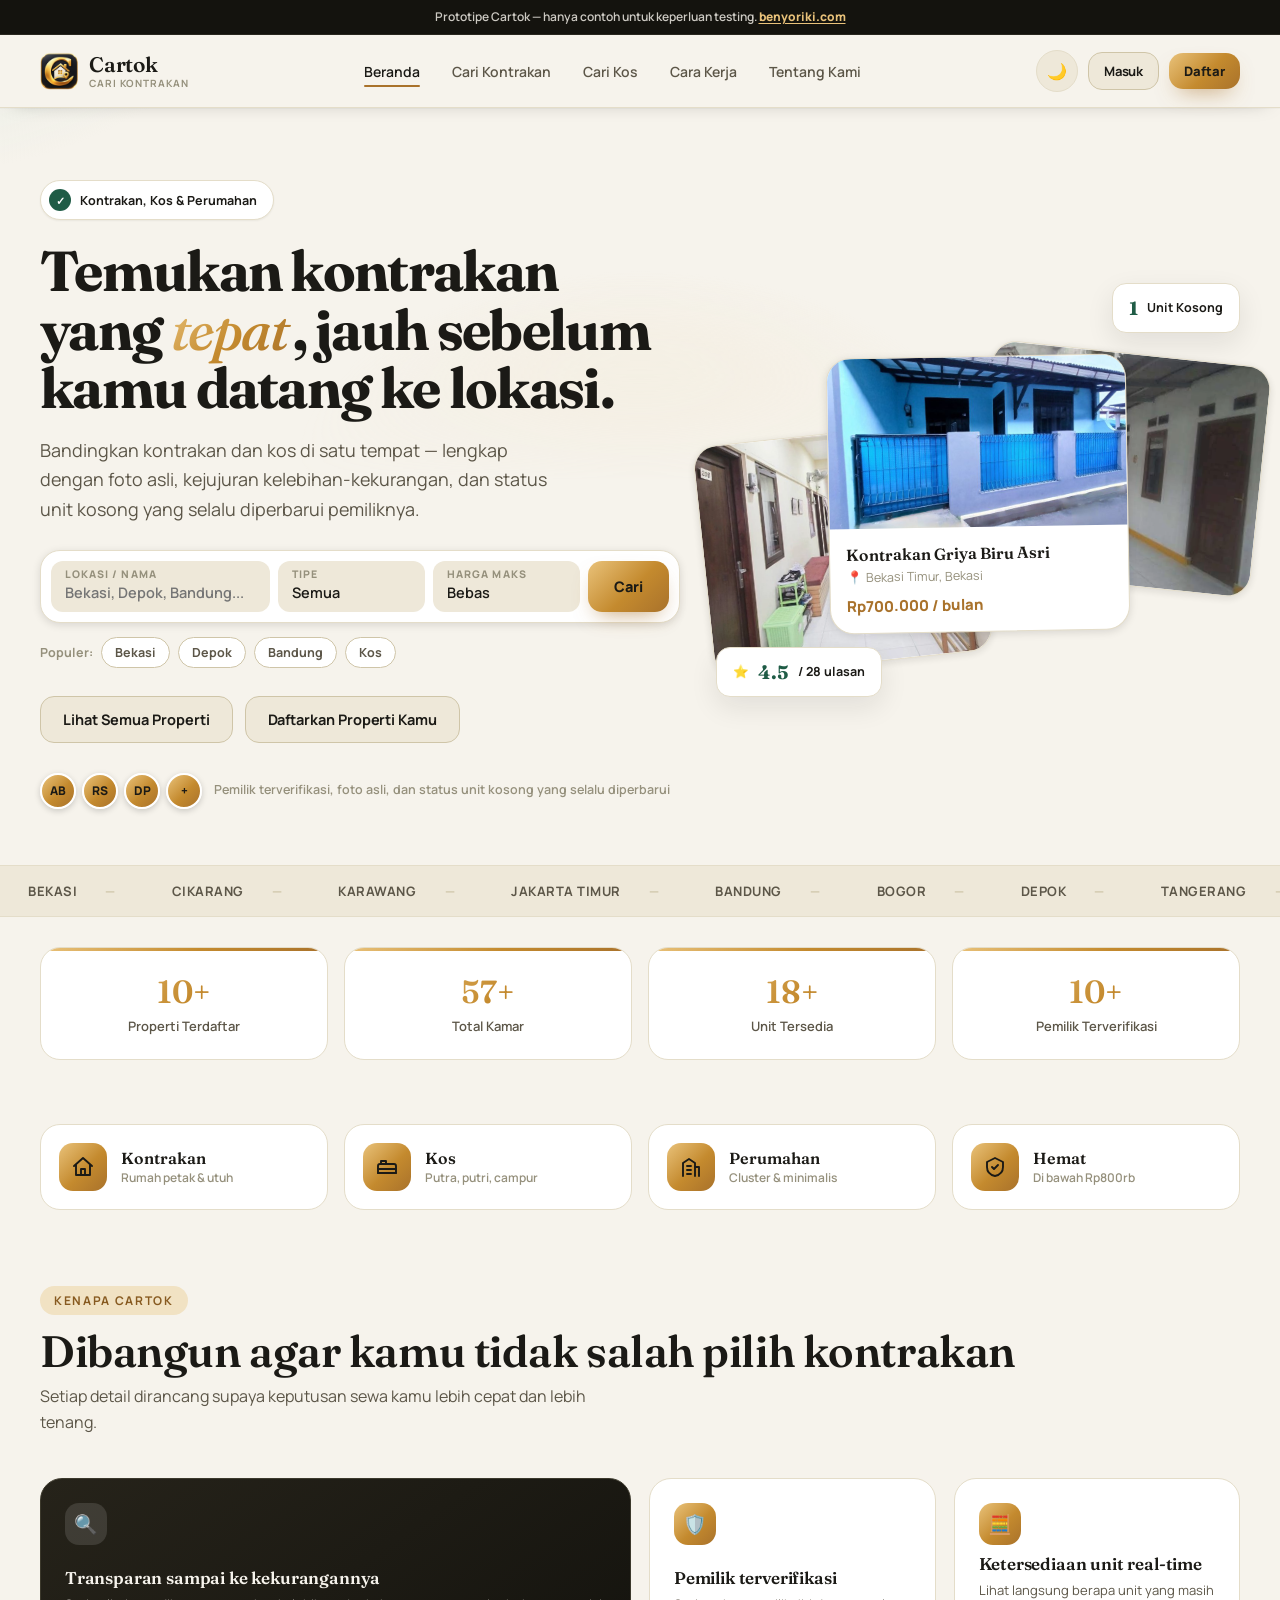
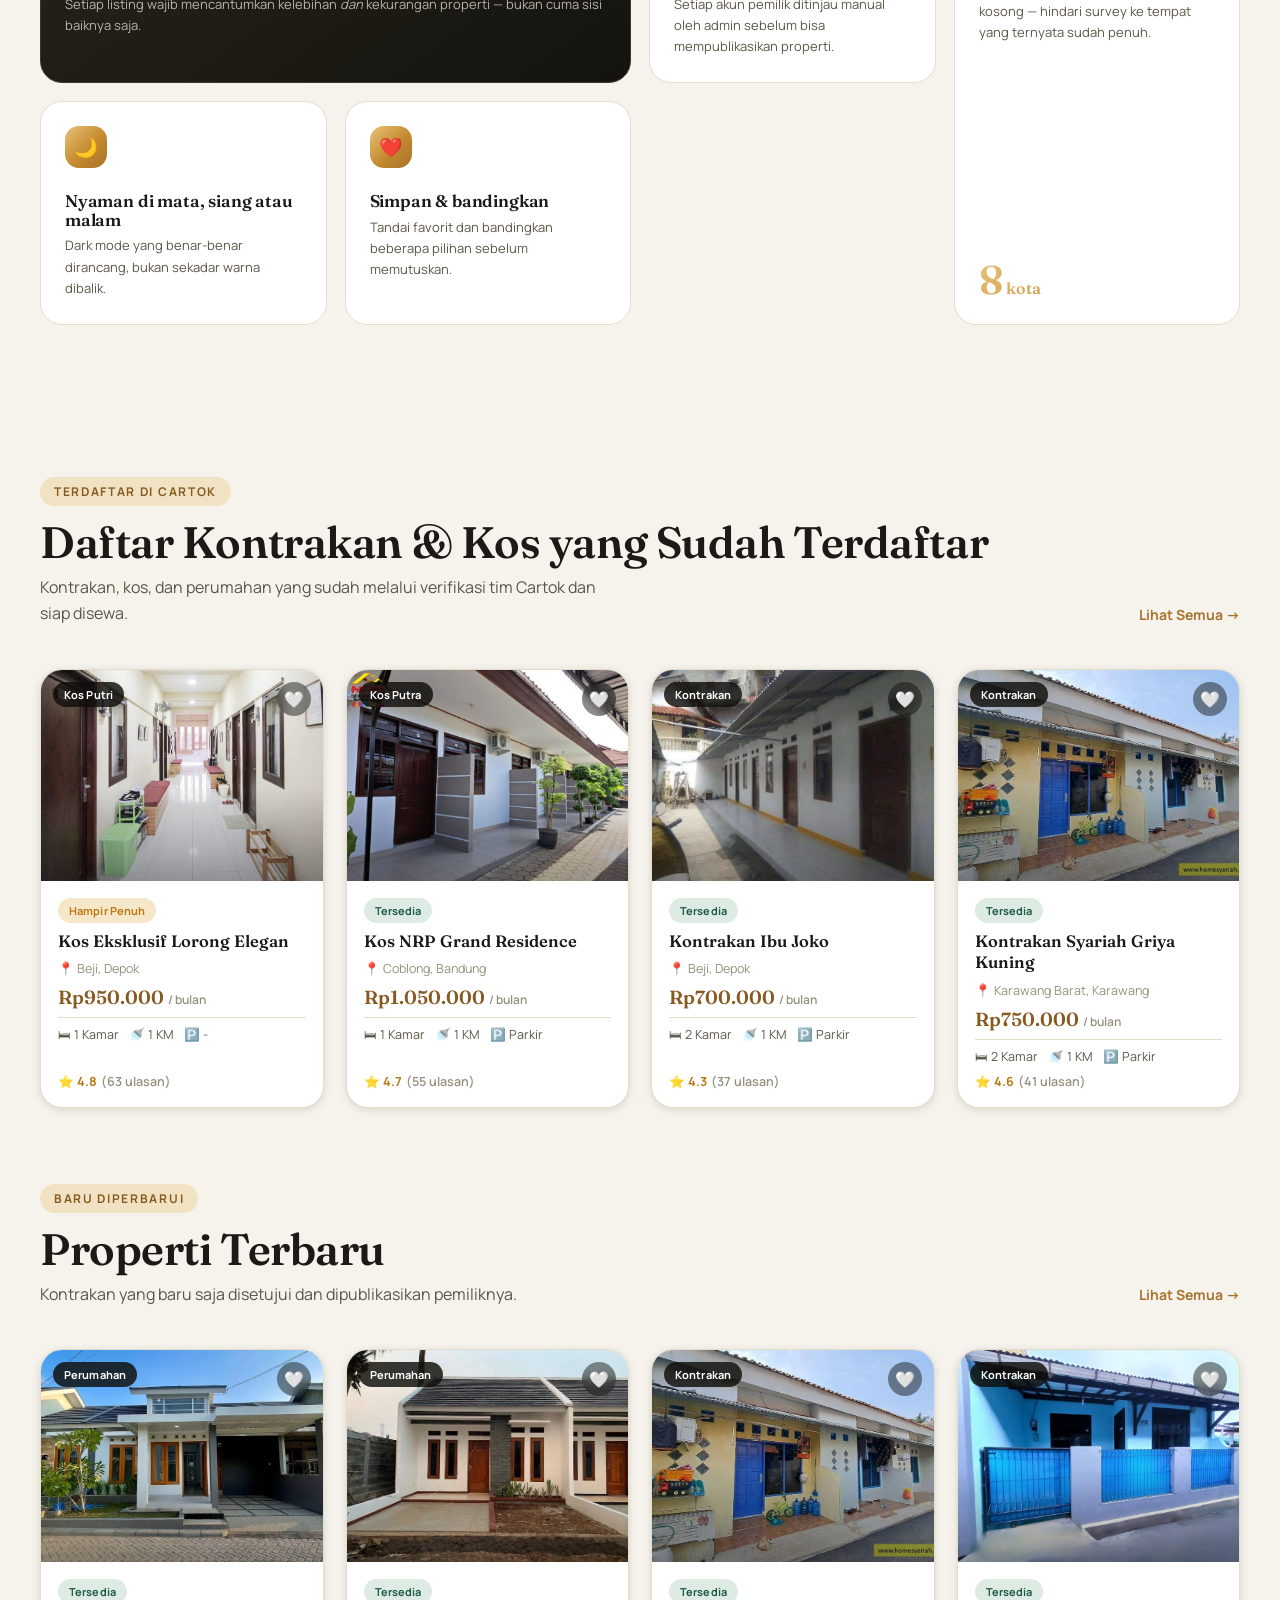
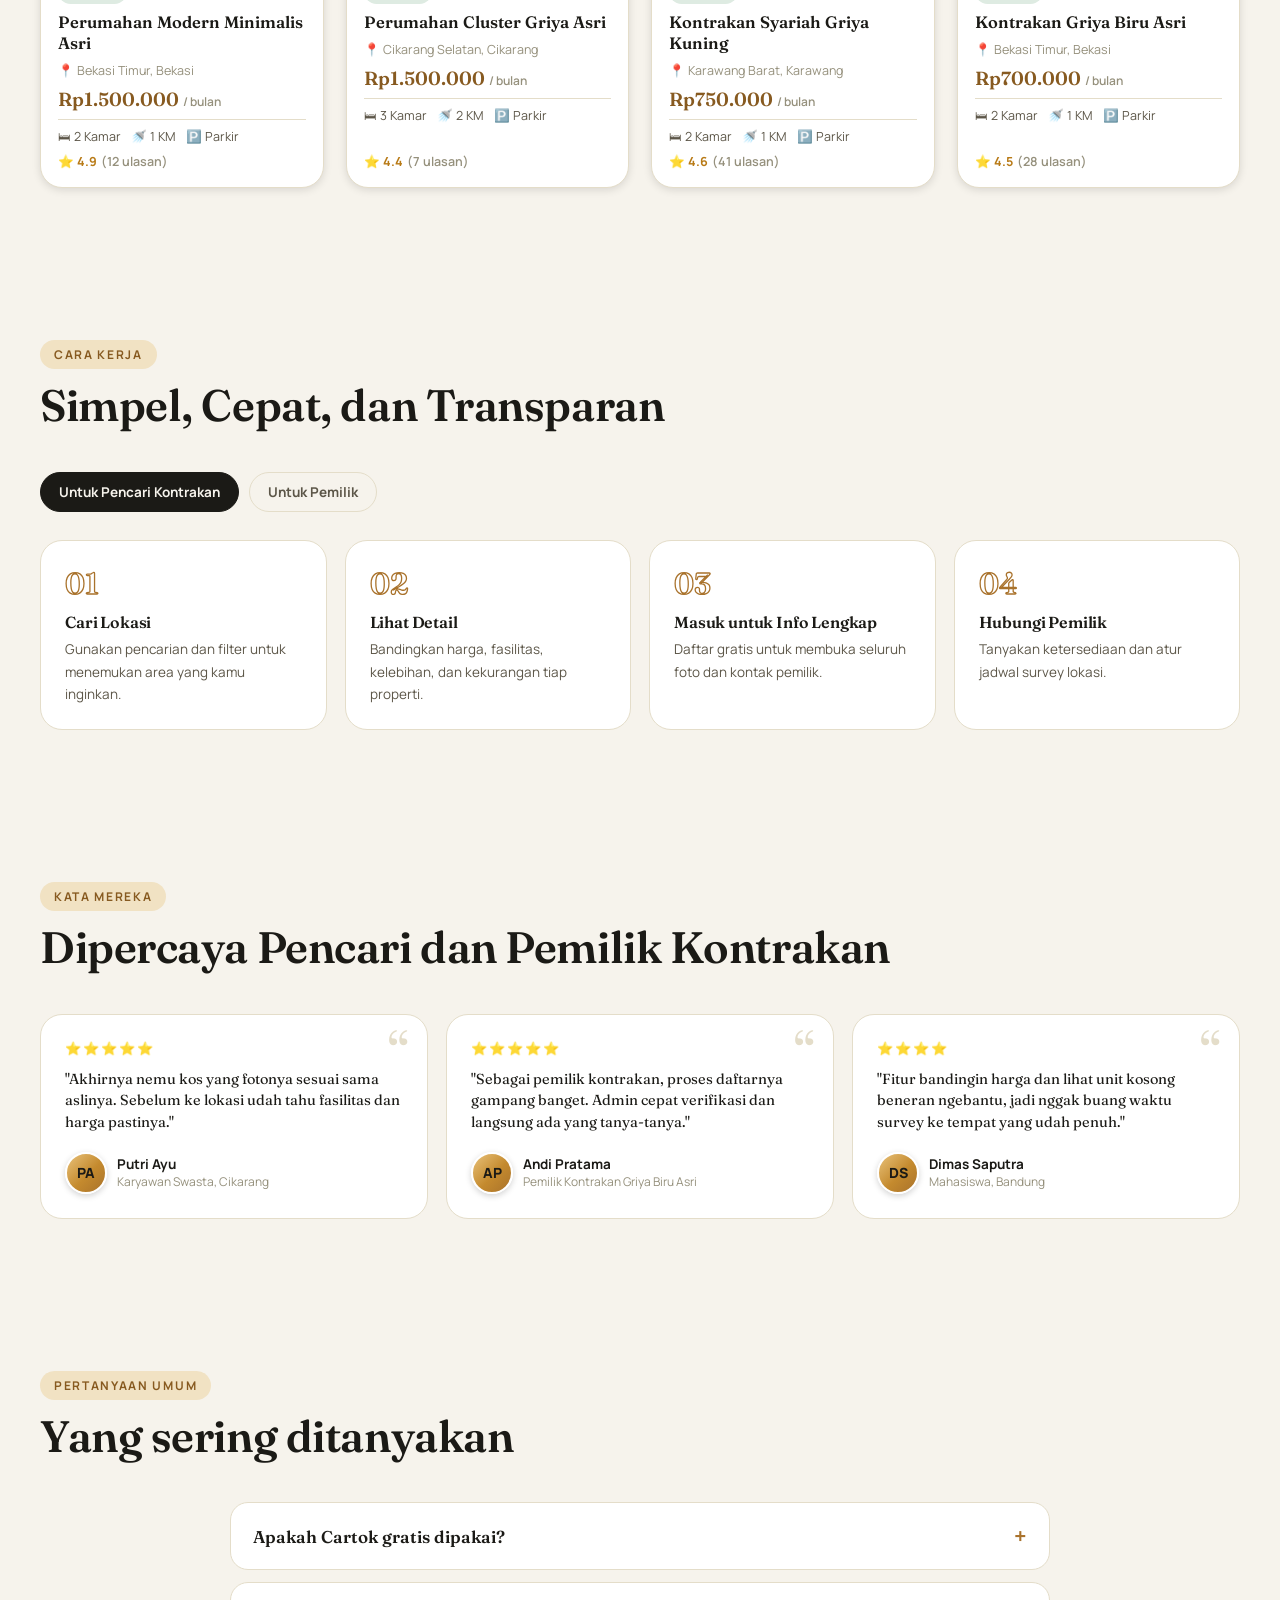
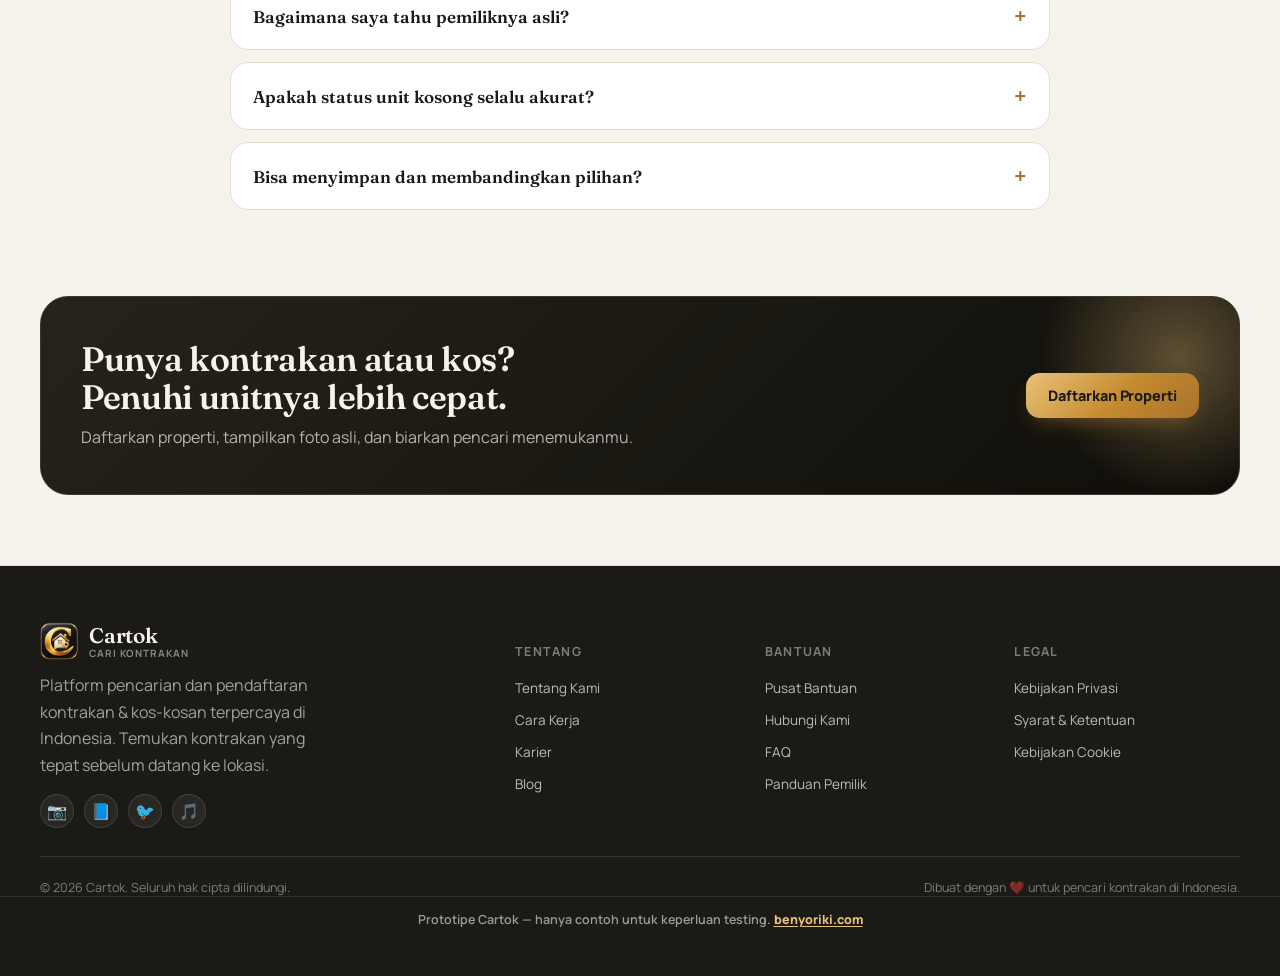
<file: index.html>
<!DOCTYPE html>
<html lang="id">
<head>
<meta charset="UTF-8">
<meta name="viewport" content="width=device-width, initial-scale=1.0">
<title>Cartok — Cari Kontrakan &amp; Kos Jadi Lebih Mudah</title>
<meta name="description" content="Harga transparan, foto asli, fasilitas lengkap &amp; pemilik terverifikasi — tanpa perantara. Temukan hunian impianmu sekarang!">
<meta property="og:title" content="Cartok — Cari Kontrakan &amp; Kos Jadi Lebih Mudah">
<meta property="og:description" content="Harga transparan, foto asli, fasilitas lengkap &amp; pemilik terverifikasi — tanpa perantara. Temukan hunian impianmu sekarang!">
<link rel="icon" type="image/png" sizes="32x32" href="img/icon-32.png">
<link rel="apple-touch-icon" href="img/icon-192.png">

  <meta property="og:type" content="website">
<meta property="og:url" content="https://benyoriki.github.io/Kontrakan/">
<meta property="og:image" content="https://benyoriki.github.io/Kontrakan/preview-og.jpg?v=2">
<meta property="og:image:width" content="1200">
<meta property="og:image:height" content="630">
<meta property="og:site_name" content="Cartok">
<meta property="og:locale" content="id_ID">
<meta property="og:image:type" content="image/jpeg">
<meta property="og:image:alt" content="Cartok — Cari kontrakan jadi lebih mudah. Harga transparan, fasilitas lengkap, lokasi strategis.">
<meta name="twitter:card" content="summary_large_image">
<meta name="twitter:title" content="Cartok — Cari Kontrakan &amp; Kos Jadi Lebih Mudah">
<meta name="twitter:description" content="Harga transparan, foto asli, fasilitas lengkap &amp; pemilik terverifikasi — tanpa perantara. Temukan hunian impianmu sekarang!">
<meta name="twitter:image" content="https://benyoriki.github.io/Kontrakan/preview-og.jpg?v=2">


<!-- PWA Manifest & Icons -->
<link rel="manifest" href="manifest.json">
<link rel="icon" type="image/png" sizes="192x192" href="icon-192.png">
<link rel="icon" type="image/png" sizes="512x512" href="icon-512.png">
<meta name="theme-color" content="#111110">

<!-- iOS Safari (Add to Home Screen) -->
<link rel="apple-touch-icon" sizes="180x180" href="apple-touch-icon.png">
<meta name="apple-mobile-web-app-capable" content="yes">
<meta name="apple-mobile-web-app-status-bar-style" content="black-translucent">
<meta name="apple-mobile-web-app-title" content="Cartok">
<meta name="mobile-web-app-capable" content="yes">
<link rel="preconnect" href="https://fonts.googleapis.com">
<link href="https://fonts.googleapis.com/css2?family=Fraunces:wght@600&family=Manrope:wght@500;700;800&display=swap" rel="stylesheet">
<link rel="stylesheet" href="css/theme.css">
<link rel="stylesheet" href="css/style.css">
<link rel="stylesheet" href="css/responsive.css">
<link rel="stylesheet" href="css/upgrade.css">
</head>
<body>
<div id="page-loader" class="page-loader" aria-hidden="true">
  <div class="loader-glow"></div>
  <div class="loader-mark">
    <img src="img/icon-96.png" alt="">
    <span class="loader-ring"></span>
  </div>
  <div class="loader-word">Cartok</div>
  <p class="loader-note">Prototipe Cartok — hanya contoh untuk keperluan testing. <a href="https://benyoriki.com/" target="_blank" rel="noopener">benyoriki.com</a></p>
  <div class="loader-progress-track"><div class="loader-progress-fill"></div></div>
  <div class="loader-credit">Website Developer <a href="https://benyoriki.com/" target="_blank" rel="noopener">benyoriki.com</a></div>
</div>
<noscript><style>.page-loader{display:none;}</style></noscript>


<header id="site-navbar" class="navbar"></header>

<main>
  <!-- HERO -->
  <section class="hero">
    <div class="container hero-layout">
      <div>
        <span class="hero-badge"><span class="dot">✓</span> <b>Kontrakan, Kos &amp; Perumahan</b></span>
        <h1>Temukan kontrakan yang <em>tepat</em>, jauh sebelum kamu datang ke lokasi.</h1>
        <p class="lead">Bandingkan kontrakan dan kos di satu tempat — lengkap dengan foto asli, kejujuran kelebihan-kekurangan, dan status unit kosong yang selalu diperbarui pemiliknya.</p>
        <form class="hero-search" action="search.html" method="get">
          <div class="hs-f wide"><label for="hs-q">Lokasi / nama</label><input id="hs-q" name="q" type="text" placeholder="Bekasi, Depok, Bandung..."></div>
          <div class="hs-f"><label for="hs-t">Tipe</label><select id="hs-t" name="type"><option value="">Semua</option><option value="kontrakan">Kontrakan</option><option value="kos">Kos</option></select></div>
          <div class="hs-f"><label for="hs-p">Harga maks</label><select id="hs-p" name="priceMax"><option value="">Bebas</option><option value="700000">Rp700rb</option><option value="1000000">Rp1 juta</option><option value="1500000">Rp1,5 juta</option></select></div>
          <button class="btn btn-primary" type="submit">Cari</button>
        </form>
        <div class="hero-quick"><span>Populer:</span><a href="search.html?q=Bekasi">Bekasi</a><a href="search.html?q=Depok">Depok</a><a href="search.html?q=Bandung">Bandung</a><a href="search.html?type=kos">Kos</a></div>
        <div class="hero-actions">
          <a href="search.html" class="btn btn-secondary">Lihat Semua Properti</a>
          <a href="register.html" class="btn btn-secondary">Daftarkan Properti Kamu</a>
        </div>
        <div class="hero-trust">
          <div class="stack"><span class="ini">AB</span><span class="ini">RS</span><span class="ini">DP</span><span class="ini">+</span></div>
          <span>Pemilik terverifikasi, foto asli, dan status unit kosong yang selalu diperbarui</span>
        </div>
      </div>

      <div class="hero-visual">
        <div class="hero-visual-card c1"><img src="img/kos_kosan_01.jpg" alt="" loading="lazy"><div class="body"><div class="t1">Kos Eksklusif Lorong Elegan</div><div class="t2">Beji, Depok</div><div class="t3">Rp950.000 / bulan</div></div></div><div class="hero-visual-card c2"><img src="img/kontrak_04.jpg" alt="" loading="lazy"><div class="body"><div class="t1">Kontrakan Ibu Joko</div><div class="t2">Beji, Depok</div><div class="t3">Rp700.000 / bulan</div></div></div><div class="hero-visual-card c3">
          <img src="img/kontrak_01.jpg" alt="">
          <div class="body">
            <div class="t1">Kontrakan Griya Biru Asri</div>
            <div class="t2">📍 Bekasi Timur, Bekasi</div>
            <div class="t3">Rp700.000 / bulan</div>
          </div>
        </div>
        <div class="hero-chip hero-chip-1"><span class="num">1</span> <span>Unit Kosong</span></div>
        <div class="hero-chip hero-chip-2">⭐ <span class="num">4.5</span> <span>/ 28 ulasan</span></div>
      </div>
    </div>
  </section>

  <div class="marquee-wrap">
    <div class="marquee-track" id="city-marquee">
      <span>Bekasi</span><span>Cikarang</span><span>Karawang</span><span>Jakarta Timur</span><span>Bandung</span><span>Bogor</span><span>Depok</span><span>Tangerang</span>
    </div>
  </div>

  <!-- STATS -->
  <section class="container">
    <div class="stats-strip reveal">
      <div class="stat-card"><div class="stat-num"><span id="stat-properties">0</span></div><div class="stat-label">Properti Terdaftar</div></div>
      <div class="stat-card"><div class="stat-num"><span id="stat-units">0</span></div><div class="stat-label">Total Kamar</div></div>
      <div class="stat-card"><div class="stat-num"><span id="stat-available">0</span></div><div class="stat-label">Unit Tersedia</div></div>
      <div class="stat-card"><div class="stat-num"><span id="stat-owners">0</span></div><div class="stat-label">Pemilik Terverifikasi</div></div>
    </div>
  </section>

  <section class="container reveal" style="margin-top:34px"><div class="cat-grid"><a class="cat" href="search.html?type=kontrakan"><i><svg viewBox="0 0 24 24"><path d="M3 11l9-8 9 8"/><path d="M5 10v10h14V10"/><path d="M10 20v-6h4v6"/></svg></i><span><b>Kontrakan</b><small>Rumah petak &amp; utuh</small></span></a><a class="cat" href="search.html?type=kos"><i><svg viewBox="0 0 24 24"><path d="M3 18v-7a2 2 0 0 1 2-2h14a2 2 0 0 1 2 2v7"/><path d="M3 18h18M3 14h18M6 9V6h5v3"/></svg></i><span><b>Kos</b><small>Putra, putri, campur</small></span></a><a class="cat" href="search.html?q=Perumahan"><i><svg viewBox="0 0 24 24"><path d="M4 21V8l6-4 6 4v13"/><path d="M16 12h4v9M8 11h4M8 15h4M8 19h4"/></svg></i><span><b>Perumahan</b><small>Cluster &amp; minimalis</small></span></a><a class="cat" href="search.html?priceMax=800000"><i><svg viewBox="0 0 24 24"><path d="M12 3l8 4v5c0 5-3.5 8-8 9-4.5-1-8-4-8-9V7z"/><path d="M9 12l2 2 4-4"/></svg></i><span><b>Hemat</b><small>Di bawah Rp800rb</small></span></a></div></section>
  <!-- WHY CARTOK (bento) -->
  <section class="section container">
    <div class="section-head reveal">
      <div>
        <span class="eyebrow">Kenapa Cartok</span>
        <h2 class="section-title">Dibangun agar kamu tidak salah pilih kontrakan</h2>
        <p class="section-sub">Setiap detail dirancang supaya keputusan sewa kamu lebih cepat dan lebih tenang.</p>
      </div>
    </div>
    <div class="bento-grid reveal">
      <div class="bento-item wide dark">
        <div class="bento-icon">🔍</div>
        <div>
          <h4>Transparan sampai ke kekurangannya</h4>
          <p>Setiap listing wajib mencantumkan kelebihan <em>dan</em> kekurangan properti — bukan cuma sisi baiknya saja.</p>
        </div>
      </div>
      <div class="bento-item">
        <div class="bento-icon">🛡️</div>
        <div>
          <h4>Pemilik terverifikasi</h4>
          <p>Setiap akun pemilik ditinjau manual oleh admin sebelum bisa mempublikasikan properti.</p>
        </div>
      </div>
      <div class="bento-item tall">
        <div>
          <div class="bento-icon">🧮</div>
          <h4>Ketersediaan unit real-time</h4>
          <p>Lihat langsung berapa unit yang masih kosong — hindari survey ke tempat yang ternyata sudah penuh.</p>
        </div>
        <div class="bento-num">8<span style="font-size:16px;color:var(--text-tertiary);"> kota</span></div>
      </div>
      <div class="bento-item">
        <div class="bento-icon">🌙</div>
        <div>
          <h4>Nyaman di mata, siang atau malam</h4>
          <p>Dark mode yang benar-benar dirancang, bukan sekadar warna dibalik.</p>
        </div>
      </div>
      <div class="bento-item">
        <div class="bento-icon">❤️</div>
        <div>
          <h4>Simpan &amp; bandingkan</h4>
          <p>Tandai favorit dan bandingkan beberapa pilihan sebelum memutuskan.</p>
        </div>
      </div>
    </div>
  </section>

  <!-- POPULAR -->
  <section class="section container reveal">
    <div class="section-head">
      <div>
        <span class="eyebrow">Terdaftar di Cartok</span>
        <h2 class="section-title">Daftar Kontrakan &amp; Kos yang Sudah Terdaftar</h2>
        <p class="section-sub">Kontrakan, kos, dan perumahan yang sudah melalui verifikasi tim Cartok dan siap disewa.</p>
      </div>
      <a href="search.html" class="link-more">Lihat Semua →</a>
    </div>
    <div class="grid-cards" id="popular-grid"></div>
  </section>

  <!-- NEWEST -->
  <section class="section container reveal" style="padding-top:0;">
    <div class="section-head">
      <div>
        <span class="eyebrow">Baru Diperbarui</span>
        <h2 class="section-title">Properti Terbaru</h2>
        <p class="section-sub">Kontrakan yang baru saja disetujui dan dipublikasikan pemiliknya.</p>
      </div>
      <a href="search.html" class="link-more">Lihat Semua →</a>
    </div>
    <div class="grid-cards" id="newest-grid"></div>
  </section>

  <!-- CARA KERJA -->
  <section class="section container reveal" id="cara-kerja">
    <div class="section-head">
      <div>
        <span class="eyebrow">Cara Kerja</span>
        <h2 class="section-title">Simpel, Cepat, dan Transparan</h2>
      </div>
    </div>
    <div class="steps-tabs">
      <span class="steps-tab active" onclick="setStepsTab(this,'pencari')">Untuk Pencari Kontrakan</span>
      <span class="steps-tab" onclick="setStepsTab(this,'pemilik')">Untuk Pemilik</span>
    </div>
    <div class="steps-grid" id="steps-pencari">
      <div class="step-card"><span class="step-num">01</span><h4>Cari Lokasi</h4><p>Gunakan pencarian dan filter untuk menemukan area yang kamu inginkan.</p></div>
      <div class="step-card"><span class="step-num">02</span><h4>Lihat Detail</h4><p>Bandingkan harga, fasilitas, kelebihan, dan kekurangan tiap properti.</p></div>
      <div class="step-card"><span class="step-num">03</span><h4>Masuk untuk Info Lengkap</h4><p>Daftar gratis untuk membuka seluruh foto dan kontak pemilik.</p></div>
      <div class="step-card"><span class="step-num">04</span><h4>Hubungi Pemilik</h4><p>Tanyakan ketersediaan dan atur jadwal survey lokasi.</p></div>
    </div>
    <div class="steps-grid hidden" id="steps-pemilik">
      <div class="step-card"><span class="step-num">01</span><h4>Daftar sebagai Pemilik</h4><p>Buat akun pemilik properti secara gratis dalam hitungan menit.</p></div>
      <div class="step-card"><span class="step-num">02</span><h4>Ajukan Properti</h4><p>Isi detail lengkap, unggah foto, dan tentukan ketersediaan unit.</p></div>
      <div class="step-card"><span class="step-num">03</span><h4>Tunggu Verifikasi</h4><p>Tim admin Cartok meninjau data properti kamu untuk menjaga kualitas platform.</p></div>
      <div class="step-card"><span class="step-num">04</span><h4>Properti Dipublikasikan</h4><p>Properti tayang dan mulai dilihat ribuan pencari kontrakan.</p></div>
    </div>
  </section>

  <!-- TESTIMONIAL -->
  <section class="section container reveal" id="tentang">
    <div class="section-head">
      <div>
        <span class="eyebrow">Kata Mereka</span>
        <h2 class="section-title">Dipercaya Pencari dan Pemilik Kontrakan</h2>
      </div>
    </div>
    <div class="testi-grid">
      <div class="testi-card">
        <div class="testi-stars">⭐⭐⭐⭐⭐</div>
        <p class="testi-text">"Akhirnya nemu kos yang fotonya sesuai sama aslinya. Sebelum ke lokasi udah tahu fasilitas dan harga pastinya."</p>
        <div class="testi-user"><span class="ini">PA</span><div><div class="testi-name">Putri Ayu</div><div class="testi-role">Karyawan Swasta, Cikarang</div></div></div>
      </div>
      <div class="testi-card">
        <div class="testi-stars">⭐⭐⭐⭐⭐</div>
        <p class="testi-text">"Sebagai pemilik kontrakan, proses daftarnya gampang banget. Admin cepat verifikasi dan langsung ada yang tanya-tanya."</p>
        <div class="testi-user"><span class="ini">AP</span><div><div class="testi-name">Andi Pratama</div><div class="testi-role">Pemilik Kontrakan Griya Biru Asri</div></div></div>
      </div>
      <div class="testi-card">
        <div class="testi-stars">⭐⭐⭐⭐</div>
        <p class="testi-text">"Fitur bandingin harga dan lihat unit kosong beneran ngebantu, jadi nggak buang waktu survey ke tempat yang udah penuh."</p>
        <div class="testi-user"><span class="ini">DS</span><div><div class="testi-name">Dimas Saputra</div><div class="testi-role">Mahasiswa, Bandung</div></div></div>
      </div>
    </div>
  </section>
<section class="section container"><div class="section-head reveal"><div><span class="eyebrow">Pertanyaan umum</span><h2 class="section-title">Yang sering ditanyakan</h2></div></div><div class="faq"><details><summary>Apakah Cartok gratis dipakai?</summary><p>Mencari dan membandingkan kontrakan gratis. Pemilik juga bisa mendaftarkan properti tanpa biaya di versi prototipe ini.</p></details><details><summary>Bagaimana saya tahu pemiliknya asli?</summary><p>Setiap akun pemilik ditinjau manual oleh admin sebelum bisa mempublikasikan properti, dan listing wajib mencantumkan kelebihan serta kekurangan.</p></details><details><summary>Apakah status unit kosong selalu akurat?</summary><p>Pemilik memperbarui status unit sendiri. Tetap konfirmasi lewat kontak pemilik sebelum survei ke lokasi.</p></details><details><summary>Bisa menyimpan dan membandingkan pilihan?</summary><p>Bisa. Tandai favorit dengan ikon hati, lalu buka halaman Favorit untuk membandingkan beberapa pilihan.</p></details></div></section>
  <section class="container"><div class="cta-band"><div><h3>Punya kontrakan atau kos? Penuhi unitnya lebih cepat.</h3><p>Daftarkan properti, tampilkan foto asli, dan biarkan pencari menemukanmu.</p></div><a href="register.html" class="btn btn-primary">Daftarkan Properti</a></div></section>
</main>

<footer id="site-footer"></footer>

<script src="js/storage.js"></script>
<script src="js/auth.js"></script>
<script src="js/app.js"></script>
<script src="js/properties.js"></script>
<script>
  renderNavbar("home");
  renderFooter();
  initHomeSections();
  initMarquee("city-marquee");
  initScrollReveal();

  function setStepsTab(el, which){
    document.querySelectorAll(".steps-tab").forEach(t=>t.classList.remove("active"));
    el.classList.add("active");
    document.getElementById("steps-pencari").classList.toggle("hidden", which!=="pencari");
    document.getElementById("steps-pemilik").classList.toggle("hidden", which!=="pemilik");
  }
</script>
<script src="js/upgrade.js" defer></script>
</body>
</html>
</file>
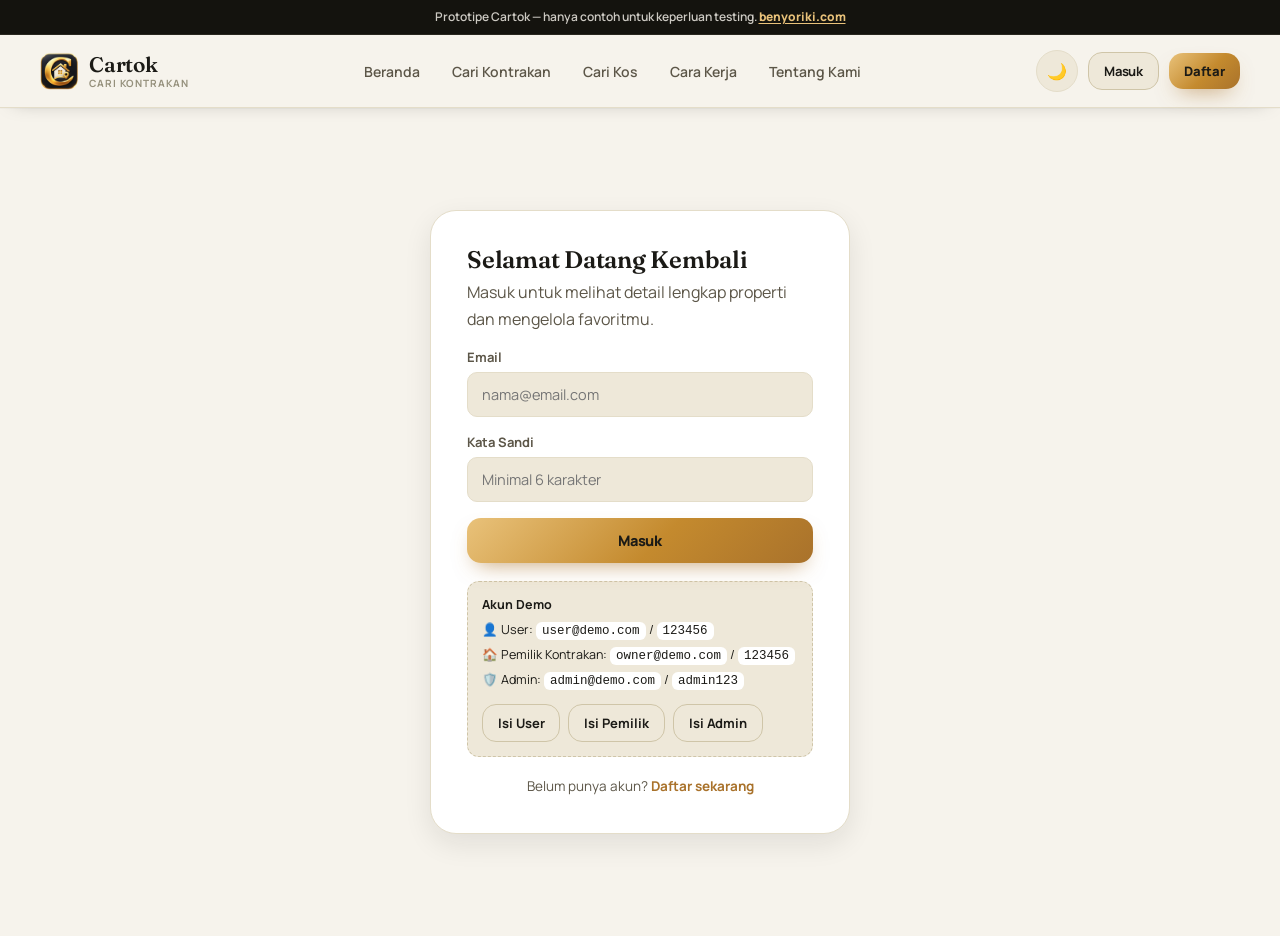
<file: dashboard-admin.html>
<!DOCTYPE html>
<html lang="id">
<head>
<meta charset="UTF-8">
<meta name="viewport" content="width=device-width, initial-scale=1.0">
<title>Dashboard Super Admin — Cartok</title>
<link rel="icon" type="image/png" sizes="32x32" href="img/icon-32.png">
<link rel="apple-touch-icon" href="img/icon-192.png">

<!-- PWA Manifest & Icons -->
<link rel="manifest" href="manifest.json">
<link rel="icon" type="image/png" sizes="192x192" href="icon-192.png">
<link rel="icon" type="image/png" sizes="512x512" href="icon-512.png">
<meta name="theme-color" content="#111110">

<!-- iOS Safari (Add to Home Screen) -->
<link rel="apple-touch-icon" sizes="180x180" href="apple-touch-icon.png">
<meta name="apple-mobile-web-app-capable" content="yes">
<meta name="apple-mobile-web-app-status-bar-style" content="black-translucent">
<meta name="apple-mobile-web-app-title" content="Cartok">
<meta name="mobile-web-app-capable" content="yes">
<link rel="preconnect" href="https://fonts.googleapis.com">
<link href="https://fonts.googleapis.com/css2?family=Fraunces:wght@600&family=Manrope:wght@500;700;800&display=swap" rel="stylesheet">
<link rel="stylesheet" href="css/theme.css">
<link rel="stylesheet" href="css/style.css">
<link rel="stylesheet" href="css/responsive.css">
<link rel="stylesheet" href="css/upgrade.css">
</head>
<body>
<div id="page-loader" class="page-loader" aria-hidden="true">
  <div class="loader-glow"></div>
  <div class="loader-mark">
    <img src="img/icon-96.png" alt="">
    <span class="loader-ring"></span>
  </div>
  <div class="loader-word">Cartok</div>
  <p class="loader-note">Prototipe Cartok — hanya contoh untuk keperluan testing. <a href="https://benyoriki.com/" target="_blank" rel="noopener">benyoriki.com</a></p>
  <div class="loader-progress-track"><div class="loader-progress-fill"></div></div>
  <div class="loader-credit">Website Developer <a href="https://benyoriki.com/" target="_blank" rel="noopener">benyoriki.com</a></div>
</div>
<noscript><style>.page-loader{display:none;}</style></noscript>


<div class="dash-wrap">
  <div class="filter-scrim" id="dash-sidebar-scrim"></div>
  <aside class="dash-sidebar" id="dash-sidebar">
    <div class="dash-brand"><img src="img/icon-96.png" class="brand-mark" alt="Cartok"> Cartok Admin</div>
    <nav class="dash-nav">
      <a href="#" data-section="overview" class="active"><span class="ic">📊</span> Dashboard</a>
      <a href="#" data-section="allproperties"><span class="ic">🏘️</span> Semua Properti</a>
      <a href="#" data-section="verifyproperties"><span class="ic">✅</span> Verifikasi Properti</a>
      <a href="#" data-section="owners"><span class="ic">🧑‍💼</span> Pemilik</a>
      <a href="#" data-section="users"><span class="ic">👥</span> Pengguna</a>
      <a href="#" data-section="overview"><span class="ic">📈</span> Statistik</a>
      <a href="#" data-section="settings"><span class="ic">⚙️</span> Pengaturan</a>
    </nav>
    <div class="dash-foot">
      <div class="user-chip w-full" style="justify-content:flex-start;">
        <img id="dash-user-avatar" class="avatar" src=""/>
        <div style="overflow:hidden;">
          <div id="dash-user-name" style="font-size:13px;white-space:nowrap;overflow:hidden;text-overflow:ellipsis;">-</div>
          <div id="dash-user-role" class="text-tertiary" style="font-size:11px;">-</div>
        </div>
      </div>
      <button class="btn btn-ghost btn-sm btn-block mt-8" onclick="logout()">🚪 Keluar</button>
    </div>
  </aside>

  <div class="dash-main">
    <div class="dash-topbar">
      <div class="flex items-center gap-12">
        <button class="dash-menu-btn hamburger" id="dash-menu-btn">☰</button>
        <div class="page-title">Dashboard Super Admin</div>
      </div>
      <div class="flex items-center gap-12">
        <button class="theme-toggle" id="theme-toggle-dash">🌙</button>
        <a href="index.html" class="btn btn-secondary btn-sm">🌐 <span class="btn-label">Lihat Situs</span></a>
      </div>
    </div>

    <div class="dash-content">

      <!-- OVERVIEW -->
      <section class="dash-section" id="section-overview">
        <div class="welcome-banner reveal">
          <div>
            <span class="eyebrow" style="color:var(--accent-strong);">Panel Super Admin</span>
            <h2 id="welcome-name">Halo 👋</h2>
            <p class="mt-8">Pantau kesehatan platform dan tinjau pengajuan baru dari sini.</p>
          </div>
          <a href="#" class="btn btn-primary" onclick="document.querySelector('[data-section=verifyproperties]').click(); return false;">✅ Tinjau Pengajuan</a>
        </div>
        <div class="stat-grid">
          <div class="stat-box"><div class="top"><div class="stat-icon" style="background:var(--accent-soft);color:var(--accent);">🏘️</div></div><div class="num" id="stat-total-properties">0</div><div class="lbl">Total Properti</div></div>
          <div class="stat-box"><div class="top"><div class="stat-icon" style="background:var(--forest-soft);color:var(--forest);">✅</div></div><div class="num" id="stat-active-properties">0</div><div class="lbl">Properti Aktif</div></div>
          <div class="stat-box"><div class="top"><div class="stat-icon" style="background:var(--amber-soft);color:var(--amber);">⏳</div></div><div class="num" id="stat-pending-properties">0</div><div class="lbl">Menunggu Verifikasi</div></div>
          <div class="stat-box"><div class="top"><div class="stat-icon" style="background:var(--accent-soft);color:var(--accent);">🧑‍💼</div></div><div class="num" id="stat-total-owners">0</div><div class="lbl">Total Pemilik</div></div>
          <div class="stat-box"><div class="top"><div class="stat-icon" style="background:var(--accent-soft);color:var(--accent);">👥</div></div><div class="num" id="stat-total-users">0</div><div class="lbl">Total Pengguna</div></div>
          <div class="stat-box"><div class="top"><div class="stat-icon" style="background:var(--red-soft);color:var(--red);">⏸</div></div><div class="num" id="stat-pending-owners">0</div><div class="lbl">Pemilik Pending</div></div>
          <div class="stat-box"><div class="top"><div class="stat-icon" style="background:var(--accent-soft);color:var(--accent);">🧱</div></div><div class="num" id="stat-total-units">0</div><div class="lbl">Total Unit</div></div>
          <div class="stat-box"><div class="top"><div class="stat-icon" style="background:var(--forest-soft);color:var(--forest);">🔓</div></div><div class="num" id="stat-empty-units">0</div><div class="lbl">Unit Kosong</div></div>
        </div>

        <div class="panel">
          <div class="panel-head"><h3>🗺️ Sebaran Properti per Kota</h3></div>
          <div class="bar-chart" id="admin-chart"></div>
        </div>
      </section>

      <!-- ALL PROPERTIES -->
      <section class="dash-section hidden" id="section-allproperties">
        <h3 class="mb-16">🏘️ Semua Properti</h3>
        <div class="table-wrap panel" style="padding:0;">
          <div class="table-scroll-hint">👉 Geser tabel untuk lihat aksi</div>
          <table>
            <thead><tr><th></th><th>Properti</th><th>Pemilik</th><th>Harga</th><th>Status</th><th>Aksi</th></tr></thead>
            <tbody id="all-properties-body"></tbody>
          </table>
        </div>
      </section>

      <!-- VERIFY PROPERTIES -->
      <section class="dash-section hidden" id="section-verifyproperties">
        <h3 class="mb-16">✅ Verifikasi Properti Baru</h3>
        <div id="pending-properties-grid" class="grid-cards" style="grid-template-columns:1fr;"></div>
      </section>

      <!-- OWNERS -->
      <section class="dash-section hidden" id="section-owners">
        <h3 class="mb-16">🧑‍💼 Verifikasi Pemilik Baru</h3>
        <div id="pending-owners-empty" class="empty-state hidden">
          <div class="icon">✅</div><h3>Tidak Ada Antrian</h3><p>Semua pemilik sudah diverifikasi.</p>
        </div>
        <div class="table-wrap panel hidden" id="pending-owners-table" style="padding:0;">
          <div class="table-scroll-hint">👉 Geser tabel untuk lihat aksi</div>
          <table>
            <thead><tr><th></th><th>Nama</th><th>Email</th><th>Telepon</th><th>Jumlah Properti</th><th>Tgl Daftar</th><th>Aksi</th></tr></thead>
            <tbody id="pending-owners-body"></tbody>
          </table>
        </div>
      </section>

      <!-- USERS -->
      <section class="dash-section hidden" id="section-users">
        <h3 class="mb-16">👥 Semua Pengguna</h3>
        <div class="table-wrap panel" style="padding:0;">
          <div class="table-scroll-hint">👉 Geser tabel untuk lihat aksi</div>
          <table>
            <thead><tr><th></th><th>Nama</th><th>Email</th><th>Role</th><th>Status</th><th>Aksi</th></tr></thead>
            <tbody id="all-users-body"></tbody>
          </table>
        </div>
      </section>

      <!-- SETTINGS -->
      <section class="dash-section hidden" id="section-settings">
        <div class="panel" style="max-width:480px;">
          <h3 class="mb-16">⚙️ Pengaturan Platform</h3>
          <div class="flex justify-between items-center mb-16">
            <span>Mode Tampilan</span>
            <button class="theme-toggle" onclick="toggleTheme()">🌙</button>
          </div>
          <p class="text-sm text-tertiary mb-16">Reset seluruh data demo (pengguna, properti, favorit) ke kondisi awal.</p>
          <button class="btn btn-danger" id="reset-demo-btn">🗑️ Reset Data Demo</button>
        </div>
      </section>

    </div>
  </div>
</div>

<script src="js/storage.js"></script>
<script src="js/auth.js"></script>
<script src="js/app.js"></script>
<script src="js/properties.js"></script>
<script src="js/admin.js"></script>
<script>
  initAdminDashboard();
</script>
<script src="js/upgrade.js" defer></script>
</body>
</html>
</file>
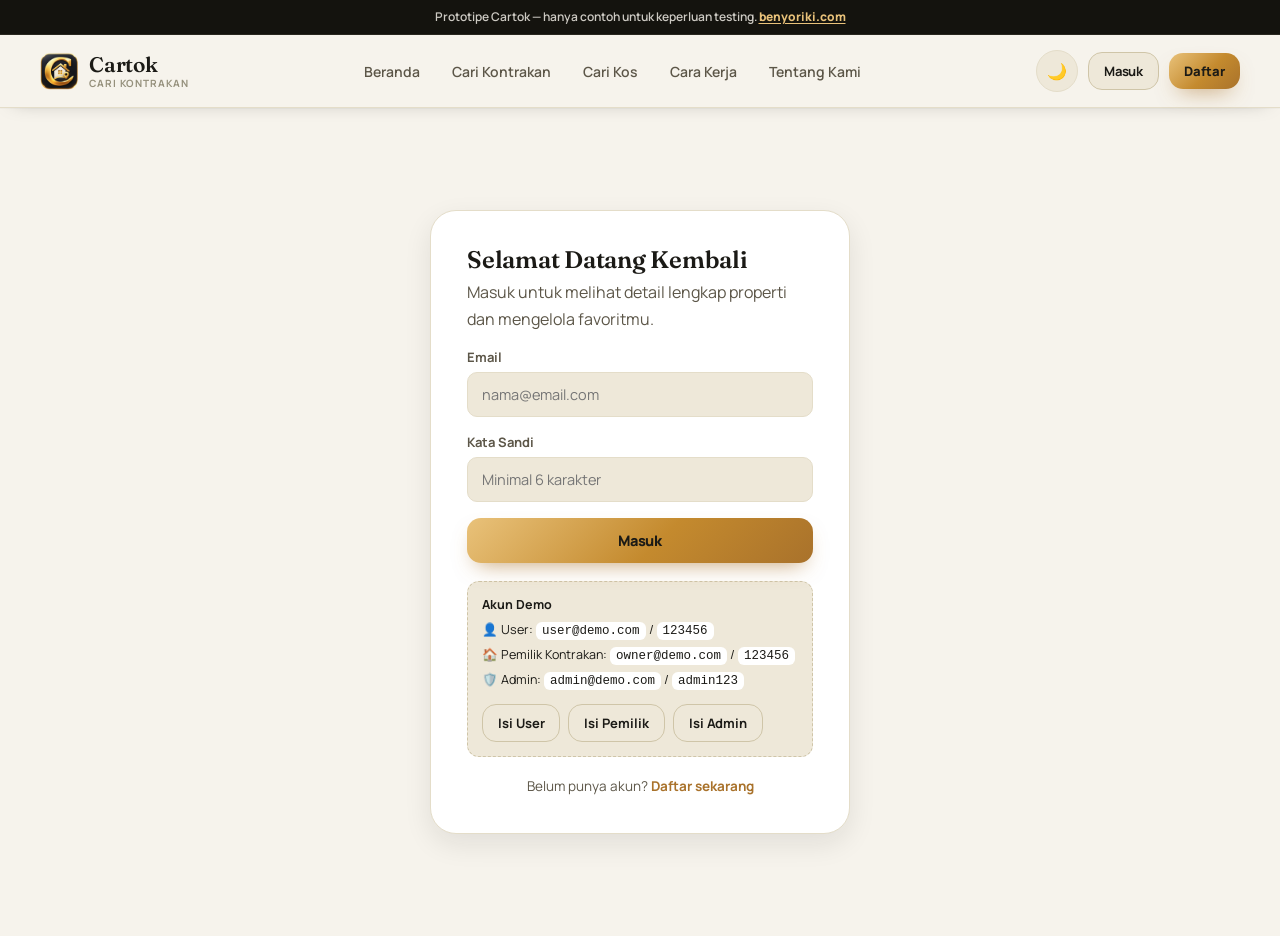
<file: dashboard-owner.html>
<!DOCTYPE html>
<html lang="id">
<head>
<meta charset="UTF-8">
<meta name="viewport" content="width=device-width, initial-scale=1.0">
<title>Dashboard Pemilik — Cartok</title>
<link rel="icon" type="image/png" sizes="32x32" href="img/icon-32.png">
<link rel="apple-touch-icon" href="img/icon-192.png">

<!-- PWA Manifest & Icons -->
<link rel="manifest" href="manifest.json">
<link rel="icon" type="image/png" sizes="192x192" href="icon-192.png">
<link rel="icon" type="image/png" sizes="512x512" href="icon-512.png">
<meta name="theme-color" content="#111110">

<!-- iOS Safari (Add to Home Screen) -->
<link rel="apple-touch-icon" sizes="180x180" href="apple-touch-icon.png">
<meta name="apple-mobile-web-app-capable" content="yes">
<meta name="apple-mobile-web-app-status-bar-style" content="black-translucent">
<meta name="apple-mobile-web-app-title" content="Cartok">
<meta name="mobile-web-app-capable" content="yes">
<link rel="preconnect" href="https://fonts.googleapis.com">
<link href="https://fonts.googleapis.com/css2?family=Fraunces:wght@600&family=Manrope:wght@500;700;800&display=swap" rel="stylesheet">
<link rel="stylesheet" href="css/theme.css">
<link rel="stylesheet" href="css/style.css">
<link rel="stylesheet" href="css/responsive.css">
<link rel="stylesheet" href="css/upgrade.css">
</head>
<body>
<div id="page-loader" class="page-loader" aria-hidden="true">
  <div class="loader-glow"></div>
  <div class="loader-mark">
    <img src="img/icon-96.png" alt="">
    <span class="loader-ring"></span>
  </div>
  <div class="loader-word">Cartok</div>
  <p class="loader-note">Prototipe Cartok — hanya contoh untuk keperluan testing. <a href="https://benyoriki.com/" target="_blank" rel="noopener">benyoriki.com</a></p>
  <div class="loader-progress-track"><div class="loader-progress-fill"></div></div>
  <div class="loader-credit">Website Developer <a href="https://benyoriki.com/" target="_blank" rel="noopener">benyoriki.com</a></div>
</div>
<noscript><style>.page-loader{display:none;}</style></noscript>


<div class="dash-wrap">
  <div class="filter-scrim" id="dash-sidebar-scrim"></div>
  <aside class="dash-sidebar" id="dash-sidebar">
    <div class="dash-brand"><img src="img/icon-96.png" class="brand-mark" alt="Cartok"> Cartok</div>
    <nav class="dash-nav">
      <a href="#" data-section="overview" class="active"><span class="ic">📊</span> Dashboard</a>
      <a href="#" data-section="properties"><span class="ic">🏠</span> Properti Saya</a>
      <a href="#" data-section="add"><span class="ic">➕</span> Tambah Properti</a>
      <a href="#" data-section="overview"><span class="ic">📈</span> Statistik</a>
      <a href="#" data-section="messages"><span class="ic">💬</span> Pesan</a>
      <a href="#" data-section="profile"><span class="ic">👤</span> Profil</a>
      <a href="#" data-section="settings"><span class="ic">⚙️</span> Pengaturan</a>
    </nav>
    <div class="dash-foot">
      <div class="user-chip w-full" style="justify-content:flex-start;">
        <img id="dash-user-avatar" class="avatar" src=""/>
        <div style="overflow:hidden;">
          <div id="dash-user-name" style="font-size:13px;white-space:nowrap;overflow:hidden;text-overflow:ellipsis;">-</div>
          <div id="dash-user-role" class="text-tertiary" style="font-size:11px;">-</div>
        </div>
      </div>
      <button class="btn btn-ghost btn-sm btn-block mt-8" onclick="logout()">🚪 Keluar</button>
    </div>
  </aside>

  <div class="dash-main">
    <div class="dash-topbar">
      <div class="flex items-center gap-12">
        <button class="dash-menu-btn hamburger" id="dash-menu-btn">☰</button>
        <div>
          <div class="page-title">Dashboard Pemilik</div>
        </div>
      </div>
      <div class="flex items-center gap-12">
        <button class="theme-toggle" id="theme-toggle-dash">🌙</button>
        <a href="index.html" class="btn btn-secondary btn-sm">🌐 <span class="btn-label">Lihat Situs</span></a>
      </div>
    </div>

    <div class="dash-content">

      <!-- OVERVIEW -->
      <section class="dash-section" id="section-overview">
        <div class="welcome-banner reveal">
          <div>
            <span class="eyebrow" style="color:var(--accent-strong);">Selamat datang kembali</span>
            <h2 id="welcome-name">Halo 👋</h2>
            <p class="mt-8">Ini ringkasan performa properti kamu hari ini di Cartok.</p>
          </div>
          <a href="#" class="btn btn-primary" onclick="document.querySelector('[data-section=add]').click(); return false;">➕ Tambah Properti</a>
        </div>
        <div class="stat-grid">
          <div class="stat-box"><div class="top"><div class="stat-icon" style="background:var(--accent-soft);color:var(--accent);">🏠</div></div><div class="num" id="stat-total-prop">0</div><div class="lbl">Total Properti</div></div>
          <div class="stat-box"><div class="top"><div class="stat-icon" style="background:var(--forest-soft);color:var(--forest);">✅</div></div><div class="num" id="stat-active-prop">0</div><div class="lbl">Properti Aktif</div></div>
          <div class="stat-box"><div class="top"><div class="stat-icon" style="background:var(--amber-soft);color:var(--amber);">⏳</div></div><div class="num" id="stat-pending-prop">0</div><div class="lbl">Menunggu Verifikasi</div></div>
          <div class="stat-box"><div class="top"><div class="stat-icon" style="background:var(--red-soft);color:var(--red);">🔴</div></div><div class="num" id="stat-full-prop">0</div><div class="lbl">Properti Penuh</div></div>
          <div class="stat-box"><div class="top"><div class="stat-icon" style="background:var(--accent-soft);color:var(--accent);">🧱</div></div><div class="num" id="stat-total-unit">0</div><div class="lbl">Total Unit</div></div>
          <div class="stat-box"><div class="top"><div class="stat-icon" style="background:var(--forest-soft);color:var(--forest);">🔓</div></div><div class="num" id="stat-empty-unit">0</div><div class="lbl">Unit Kosong</div></div>
          <div class="stat-box"><div class="top"><div class="stat-icon" style="background:var(--accent-soft);color:var(--accent);">👁</div></div><div class="num" id="stat-total-view">0</div><div class="lbl">Total Dilihat</div></div>
          <div class="stat-box"><div class="top"><div class="stat-icon" style="background:var(--red-soft);color:var(--red);">❤️</div></div><div class="num" id="stat-total-fav">0</div><div class="lbl">Total Favorit</div></div>
        </div>

        <div class="panel">
          <div class="panel-head"><h3>📈 Properti Terpopuler (berdasarkan dilihat)</h3></div>
          <div class="bar-chart" id="owner-chart"></div>
        </div>
      </section>

      <!-- PROPERTIES -->
      <section class="dash-section hidden" id="section-properties">
        <div class="panel-head">
          <div>
            <h3>🏠 Properti Saya</h3>
            <p class="page-sub">Kelola seluruh properti yang kamu daftarkan.</p>
          </div>
          <a href="#" class="btn btn-primary btn-sm" onclick="document.querySelector('[data-section=add]').click(); return false;">➕ Tambah Properti</a>
        </div>
        <div id="my-properties-empty" class="empty-state hidden">
          <div class="icon">🏚️</div><h3>Belum Ada Properti</h3>
          <p>Mulai daftarkan properti pertamamu agar bisa dilihat pencari kontrakan.</p>
          <a href="#" class="btn btn-primary" onclick="document.querySelector('[data-section=add]').click(); return false;">Tambah Properti</a>
        </div>
        <div class="table-wrap panel hidden" id="my-properties-table" style="padding:0;">
          <div class="table-scroll-hint">👉 Geser tabel untuk lihat status &amp; aksi</div>
          <table>
            <thead><tr><th></th><th>Properti</th><th>Harga</th><th>Kosong/Total</th><th>Status</th><th>Ketersediaan</th><th>Aksi</th></tr></thead>
            <tbody id="my-properties-body"></tbody>
          </table>
        </div>
      </section>

      <!-- ADD / EDIT PROPERTY -->
      <section class="dash-section hidden" id="section-add">
        <div class="panel">
          <h3 id="form-title">Tambah Properti Baru</h3>
          <p class="page-sub mb-16">Properti akan tayang setelah disetujui admin.</p>

          <form id="property-form">
            <div class="form-section-title mt-16">📋 Informasi Dasar</div>
            <div class="info-grid">
              <div class="form-group"><label>Nama Properti *</label><input type="text" name="name" required></div>
              <div class="form-group"><label>Jenis Properti *</label>
                <select name="type" required>
                  <option value="kontrakan">Kontrakan</option>
                  <option value="kos_putra">Kos Putra</option>
                  <option value="kos_putri">Kos Putri</option>
                  <option value="kos_campur">Kos Campur</option>
                  <option value="perumahan">Perumahan</option>
                </select>
              </div>
              <div class="form-group"><label>Harga / Bulan (Rp) *</label><input type="number" name="price" required min="0"></div>
              <div class="form-group"><label>Minimal Masa Sewa</label>
                <select name="minRent"><option>1 Bulan</option><option>3 Bulan</option><option>6 Bulan</option><option>1 Tahun</option></select>
              </div>
            </div>
            <div class="form-group mt-16"><label>Deskripsi</label><textarea name="description" rows="3"></textarea></div>

            <div class="form-section-title mt-24">📍 Lokasi</div>
            <div class="info-grid">
              <div class="form-group"><label>Provinsi *</label><input type="text" name="province" required placeholder="Jawa Barat"></div>
              <div class="form-group"><label>Kota *</label><input type="text" name="city" required placeholder="Cikarang"></div>
              <div class="form-group"><label>Kecamatan *</label><input type="text" name="district" required placeholder="Cikarang Selatan"></div>
              <div class="form-group"><label>Alamat Lengkap *</label><input type="text" name="address" required></div>
            </div>

            <div class="form-section-title mt-24">📐 Detail</div>
            <div class="info-grid">
              <div class="form-group"><label>Total Unit *</label><input type="number" name="totalUnit" required min="1"></div>
              <div class="form-group"><label>Unit Kosong *</label><input type="number" name="unitKosong" required min="0"></div>
              <div class="form-group"><label>Unit Sedang Perbaikan</label><input type="number" name="unitPerbaikan" min="0" value="0"></div>
              <div class="form-group"><label>Jumlah Kamar Tidur *</label><input type="number" name="bedrooms" required min="1"></div>
              <div class="form-group"><label>Jumlah Kamar Mandi *</label><input type="number" name="bathrooms" required min="1"></div>
              <div class="form-group"><label>Luas Tanah (m²)</label><input type="number" name="landArea"></div>
              <div class="form-group"><label>Luas Bangunan (m²)</label><input type="number" name="buildingArea"></div>
              <div class="form-group"><label>Furnitur</label>
                <select name="furnished"><option value="furnished">Furnished</option><option value="semi_furnished">Semi Furnished</option><option value="unfurnished">Unfurnished</option></select>
              </div>
            </div>

            <div class="form-section-title mt-24">✨ Fasilitas</div>
            <div class="checkbox-grid" id="facility-checkboxes"></div>

            <div class="form-section-title mt-24">👍 Kelebihan</div>
            <div id="pros-list"></div>
            <button type="button" class="btn btn-sm btn-secondary" onclick="addDynamicRow('pros-list', OWNER_PROS, 'Contoh: Dekat minimarket')">+ Tambah Kelebihan</button>

            <div class="form-section-title mt-24">👎 Kekurangan</div>
            <div id="cons-list"></div>
            <button type="button" class="btn btn-sm btn-secondary" onclick="addDynamicRow('cons-list', OWNER_CONS, 'Contoh: Area sedikit ramai')">+ Tambah Kekurangan</button>

            <div class="form-section-title mt-24">📷 Foto Properti (Maks 10)</div>
            <label class="photo-drop">
              📷 Klik untuk unggah foto (maks 900KB/foto) atau
              <input type="file" accept="image/*" multiple hidden onchange="handlePhotoUpload(this)">
            </label>
            <button type="button" class="btn btn-sm btn-secondary mt-8" onclick="addPlaceholderPhoto()">+ Gunakan Foto Contoh</button>
            <div class="text-sm text-tertiary mt-8" id="photo-count">0/10 foto</div>
            <div class="photo-preview-grid" id="photo-preview-grid"></div>

            <button type="submit" class="btn btn-primary mt-24" id="form-submit-btn">Ajukan Properti</button>
            <button type="button" class="btn btn-ghost mt-24" onclick="resetPropertyForm()">Batal</button>
          </form>
        </div>
      </section>

      <!-- MESSAGES -->
      <section class="dash-section hidden" id="section-messages">
        <h3 class="mb-16">💬 Pesan Masuk</h3>
        <div id="owner-messages"></div>
      </section>

      <!-- PROFILE -->
      <section class="dash-section hidden" id="section-profile">
        <div class="panel" style="max-width:480px;">
          <h3 class="mb-16">👤 Profil Saya</h3>
          <form id="owner-profile-form">
            <div class="form-group"><label>Nama</label><input type="text" name="name" required></div>
            <div class="form-group"><label>Email</label><input type="email" name="email" disabled></div>
            <div class="form-group"><label>Nomor Telepon</label><input type="tel" name="phone" required></div>
            <button type="submit" class="btn btn-primary">Simpan Perubahan</button>
          </form>
        </div>
      </section>

      <!-- SETTINGS -->
      <section class="dash-section hidden" id="section-settings">
        <div class="panel" style="max-width:480px;">
          <h3 class="mb-16">⚙️ Pengaturan</h3>
          <div class="flex justify-between items-center">
            <span>Mode Tampilan</span>
            <button class="theme-toggle" onclick="toggleTheme()">🌙</button>
          </div>
          <p class="text-sm text-tertiary mt-16">Data akun kamu tersimpan secara lokal di browser ini (localStorage) untuk keperluan demo.</p>
        </div>
      </section>

    </div>
  </div>
</div>

<script src="js/storage.js"></script>
<script src="js/auth.js"></script>
<script src="js/app.js"></script>
<script src="js/properties.js"></script>
<script src="js/dashboard.js"></script>
<script>
  initOwnerDashboard();
</script>
<script src="js/upgrade.js" defer></script>
</body>
</html>
</file>
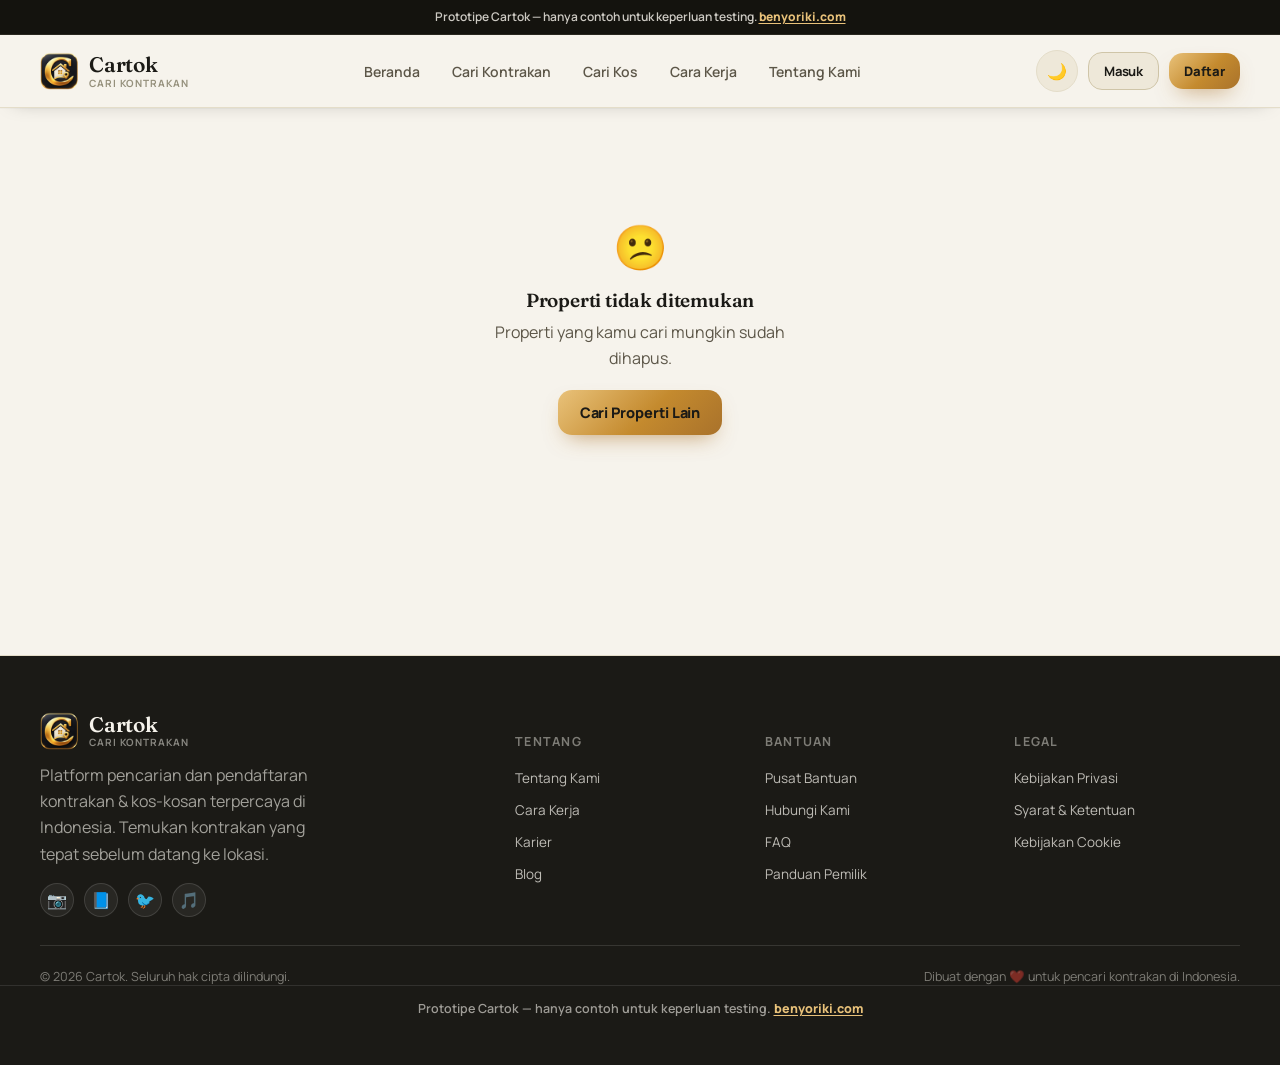
<file: detail.html>
<!DOCTYPE html>
<html lang="id">
<head>
<meta charset="UTF-8">
<meta name="viewport" content="width=device-width, initial-scale=1.0">
<title>Detail Properti — Cartok</title>
<link rel="icon" type="image/png" sizes="32x32" href="img/icon-32.png">
<link rel="apple-touch-icon" href="img/icon-192.png">

<!-- PWA Manifest & Icons -->
<link rel="manifest" href="manifest.json">
<link rel="icon" type="image/png" sizes="192x192" href="icon-192.png">
<link rel="icon" type="image/png" sizes="512x512" href="icon-512.png">
<meta name="theme-color" content="#111110">

<!-- iOS Safari (Add to Home Screen) -->
<link rel="apple-touch-icon" sizes="180x180" href="apple-touch-icon.png">
<meta name="apple-mobile-web-app-capable" content="yes">
<meta name="apple-mobile-web-app-status-bar-style" content="black-translucent">
<meta name="apple-mobile-web-app-title" content="Cartok">
<meta name="mobile-web-app-capable" content="yes">
<link rel="preconnect" href="https://fonts.googleapis.com">
<link href="https://fonts.googleapis.com/css2?family=Fraunces:wght@600&family=Manrope:wght@500;700;800&display=swap" rel="stylesheet">
<link rel="stylesheet" href="css/theme.css">
<link rel="stylesheet" href="css/style.css">
<link rel="stylesheet" href="css/responsive.css">
<link rel="stylesheet" href="css/upgrade.css">
</head>
<body>
<div id="page-loader" class="page-loader" aria-hidden="true">
  <div class="loader-glow"></div>
  <div class="loader-mark">
    <img src="img/icon-96.png" alt="">
    <span class="loader-ring"></span>
  </div>
  <div class="loader-word">Cartok</div>
  <p class="loader-note">Prototipe Cartok — hanya contoh untuk keperluan testing. <a href="https://benyoriki.com/" target="_blank" rel="noopener">benyoriki.com</a></p>
  <div class="loader-progress-track"><div class="loader-progress-fill"></div></div>
  <div class="loader-credit">Website Developer <a href="https://benyoriki.com/" target="_blank" rel="noopener">benyoriki.com</a></div>
</div>
<noscript><style>.page-loader{display:none;}</style></noscript>


<header id="site-navbar" class="navbar"></header>

<main class="section container has-mobile-cta" style="padding-top:20px;">
  <nav class="breadcrumb" id="breadcrumb"></nav>
  <div id="detail-root">
    <div class="skeleton" style="height:420px;border-radius:22px;"></div>
    <div class="skeleton mt-24" style="height:120px;border-radius:22px;"></div>
  </div>
  <section class="mt-24" id="related-section"></section>
</main>

<div class="mobile-cta-bar" id="mobile-cta-bar"></div>

<footer id="site-footer"></footer>

<script src="js/storage.js"></script>
<script src="js/auth.js"></script>
<script src="js/app.js"></script>
<script src="js/properties.js"></script>
<script>
  renderNavbar("");
  renderFooter();
  initDetailPage();
</script>
<script src="js/upgrade.js" defer></script>
</body>
</html>
</file>
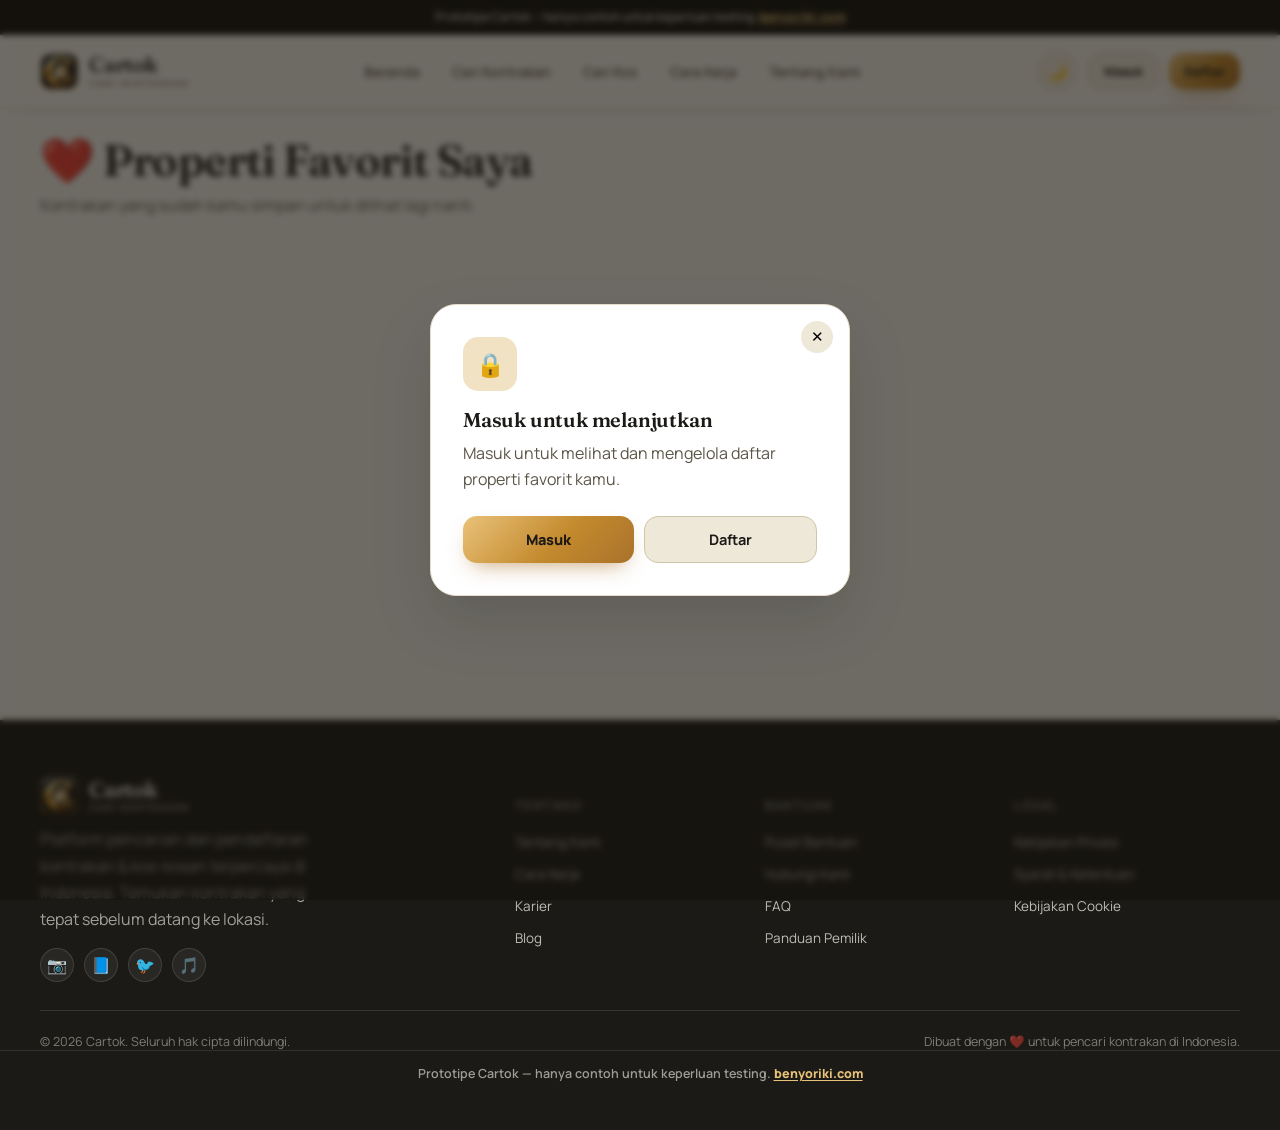
<file: favorites.html>
<!DOCTYPE html>
<html lang="id">
<head>
<meta charset="UTF-8">
<meta name="viewport" content="width=device-width, initial-scale=1.0">
<title>Properti Favorit Saya — Cartok</title>
<link rel="icon" type="image/png" sizes="32x32" href="img/icon-32.png">
<link rel="apple-touch-icon" href="img/icon-192.png">

<!-- PWA Manifest & Icons -->
<link rel="manifest" href="manifest.json">
<link rel="icon" type="image/png" sizes="192x192" href="icon-192.png">
<link rel="icon" type="image/png" sizes="512x512" href="icon-512.png">
<meta name="theme-color" content="#111110">

<!-- iOS Safari (Add to Home Screen) -->
<link rel="apple-touch-icon" sizes="180x180" href="apple-touch-icon.png">
<meta name="apple-mobile-web-app-capable" content="yes">
<meta name="apple-mobile-web-app-status-bar-style" content="black-translucent">
<meta name="apple-mobile-web-app-title" content="Cartok">
<meta name="mobile-web-app-capable" content="yes">
<link rel="preconnect" href="https://fonts.googleapis.com">
<link href="https://fonts.googleapis.com/css2?family=Fraunces:wght@600&family=Manrope:wght@500;700;800&display=swap" rel="stylesheet">
<link rel="stylesheet" href="css/theme.css">
<link rel="stylesheet" href="css/style.css">
<link rel="stylesheet" href="css/responsive.css">
<link rel="stylesheet" href="css/upgrade.css">
</head>
<body>
<div id="page-loader" class="page-loader" aria-hidden="true">
  <div class="loader-glow"></div>
  <div class="loader-mark">
    <img src="img/icon-96.png" alt="">
    <span class="loader-ring"></span>
  </div>
  <div class="loader-word">Cartok</div>
  <p class="loader-note">Prototipe Cartok — hanya contoh untuk keperluan testing. <a href="https://benyoriki.com/" target="_blank" rel="noopener">benyoriki.com</a></p>
  <div class="loader-progress-track"><div class="loader-progress-fill"></div></div>
  <div class="loader-credit">Website Developer <a href="https://benyoriki.com/" target="_blank" rel="noopener">benyoriki.com</a></div>
</div>
<noscript><style>.page-loader{display:none;}</style></noscript>


<header id="site-navbar" class="navbar"></header>

<main class="section container" style="padding-top:28px;">
  <div class="mb-16">
    <h1 class="section-title">❤️ Properti Favorit Saya</h1>
    <p class="section-sub">Kontrakan yang sudah kamu simpan untuk dilihat lagi nanti.</p>
  </div>
  <div class="grid-cards" id="fav-grid"></div>
</main>

<footer id="site-footer"></footer>

<script src="js/storage.js"></script>
<script src="js/auth.js"></script>
<script src="js/app.js"></script>
<script src="js/properties.js"></script>
<script>
  renderNavbar("");
  renderFooter();

  function renderFavPage(){
    const user = getCurrentUser();
    const grid = document.getElementById("fav-grid");
    if(!user){
      grid.innerHTML = "";
      openLoginRequiredModal("Masuk untuk melihat dan mengelola daftar properti favorit kamu.");
      renderEmptyState(grid, {
        icon:"🔒", title:"Masuk Diperlukan",
        text:"Kamu perlu masuk untuk menyimpan dan melihat properti favorit.",
        actionHtml:`<a href="login.html" class="btn btn-primary">Masuk Sekarang</a>`
      });
      return;
    }
    renderSkeletonCards(grid, 4);
    setTimeout(()=>{
      const favs = getFavoriteProperties(user.id);
      if(!favs.length){
        renderEmptyState(grid, {
          icon:"💔", title:"Belum Ada Favorit",
          text:"Simpan properti yang kamu suka dengan menekan ikon hati pada kartu properti.",
          actionHtml:`<a href="search.html" class="btn btn-primary">Cari Kontrakan</a>`
        });
        return;
      }
      grid.innerHTML = favs.map(propertyCardHtml).join("");
    }, 350);
  }
  renderFavPage();
  document.addEventListener("favorites-changed", renderFavPage);
</script>
<script src="js/upgrade.js" defer></script>
</body>
</html>
</file>
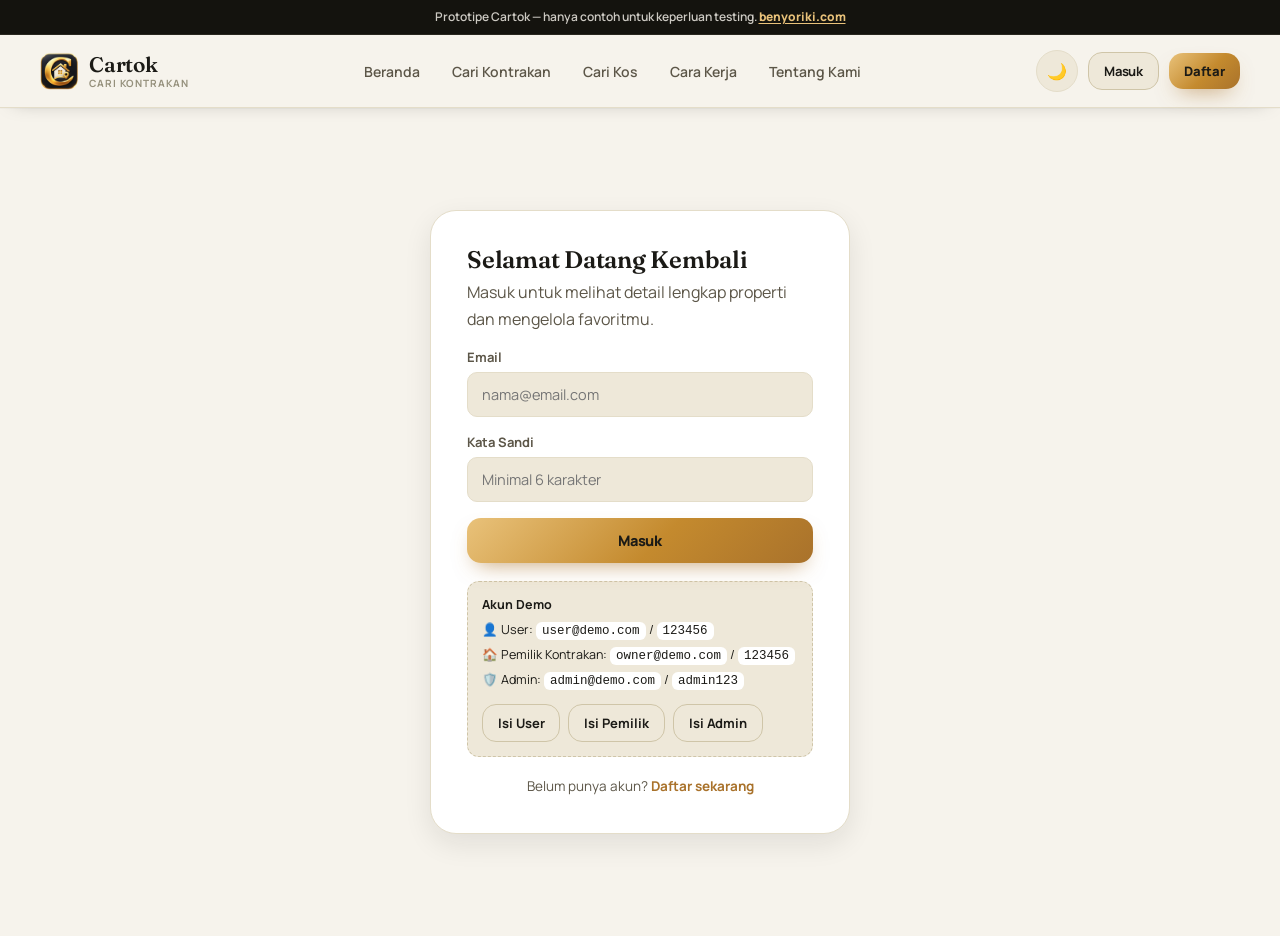
<file: login.html>
<!DOCTYPE html>
<html lang="id">
<head>
<meta charset="UTF-8">
<meta name="viewport" content="width=device-width, initial-scale=1.0">
<title>Masuk — Cartok</title>
<link rel="icon" type="image/png" sizes="32x32" href="img/icon-32.png">
<link rel="apple-touch-icon" href="img/icon-192.png">

<!-- PWA Manifest & Icons -->
<link rel="manifest" href="manifest.json">
<link rel="icon" type="image/png" sizes="192x192" href="icon-192.png">
<link rel="icon" type="image/png" sizes="512x512" href="icon-512.png">
<meta name="theme-color" content="#111110">

<!-- iOS Safari (Add to Home Screen) -->
<link rel="apple-touch-icon" sizes="180x180" href="apple-touch-icon.png">
<meta name="apple-mobile-web-app-capable" content="yes">
<meta name="apple-mobile-web-app-status-bar-style" content="black-translucent">
<meta name="apple-mobile-web-app-title" content="Cartok">
<meta name="mobile-web-app-capable" content="yes">
<link rel="preconnect" href="https://fonts.googleapis.com">
<link href="https://fonts.googleapis.com/css2?family=Fraunces:wght@600&family=Manrope:wght@500;700;800&display=swap" rel="stylesheet">
<link rel="stylesheet" href="css/theme.css">
<link rel="stylesheet" href="css/style.css">
<link rel="stylesheet" href="css/responsive.css">
<link rel="stylesheet" href="css/upgrade.css">
</head>
<body>
<div id="page-loader" class="page-loader" aria-hidden="true">
  <div class="loader-glow"></div>
  <div class="loader-mark">
    <img src="img/icon-96.png" alt="">
    <span class="loader-ring"></span>
  </div>
  <div class="loader-word">Cartok</div>
  <p class="loader-note">Prototipe Cartok — hanya contoh untuk keperluan testing. <a href="https://benyoriki.com/" target="_blank" rel="noopener">benyoriki.com</a></p>
  <div class="loader-progress-track"><div class="loader-progress-fill"></div></div>
  <div class="loader-credit">Website Developer <a href="https://benyoriki.com/" target="_blank" rel="noopener">benyoriki.com</a></div>
</div>
<noscript><style>.page-loader{display:none;}</style></noscript>


<header id="site-navbar" class="navbar"></header>

<main class="auth-wrap">
  <div class="auth-card">
    <h2>Selamat Datang Kembali</h2>
    <p class="mb-16">Masuk untuk melihat detail lengkap properti dan mengelola favoritmu.</p>

    <form id="login-form">
      <div class="form-group">
        <label>Email</label>
        <input type="email" id="login-email" required placeholder="nama@email.com">
      </div>
      <div class="form-group">
        <label>Kata Sandi</label>
        <input type="password" id="login-password" required placeholder="Minimal 6 karakter">
        <div class="form-error" id="login-error"></div>
      </div>
      <button type="submit" class="btn btn-primary btn-block">Masuk</button>
    </form>

    <div class="form-hint">
      <b>Akun Demo</b>
      <div class="mt-8">👤 User: <code>user@demo.com</code> / <code>123456</code></div>
      <div class="mt-8">🏠 Pemilik Kontrakan: <code>owner@demo.com</code> / <code>123456</code></div>
      <div class="mt-8">🛡️ Admin: <code>admin@demo.com</code> / <code>admin123</code></div>
      <div class="flex gap-8 mt-16" style="flex-wrap:wrap;">
        <button type="button" class="btn btn-sm btn-secondary" onclick="fillDemo('user')">Isi User</button>
        <button type="button" class="btn btn-sm btn-secondary" onclick="fillDemo('owner')">Isi Pemilik</button>
        <button type="button" class="btn btn-sm btn-secondary" onclick="fillDemo('admin')">Isi Admin</button>
      </div>
    </div>

    <p class="auth-switch">Belum punya akun? <a href="register.html">Daftar sekarang</a></p>
  </div>
</main>

<script src="js/storage.js"></script>
<script src="js/auth.js"></script>
<script src="js/app.js"></script>
<script>
  renderNavbar("");

  if(isLoggedIn()){ window.location.href = "index.html"; }

  function fillDemo(role){
    const acc = DEMO_ACCOUNTS[role];
    document.getElementById("login-email").value = acc.email;
    document.getElementById("login-password").value = acc.password;
  }

  document.getElementById("login-form").addEventListener("submit", (e)=>{
    e.preventDefault();
    const email = document.getElementById("login-email").value.trim();
    const password = document.getElementById("login-password").value;
    const errEl = document.getElementById("login-error");
    errEl.style.display = "none";

    const result = login(email, password);
    if(!result.ok){
      errEl.textContent = result.message;
      errEl.style.display = "block";
      toast(result.message, "error");
      return;
    }
    toast("Berhasil masuk", "success");
    setTimeout(()=>{
      const params = new URLSearchParams(window.location.search);
      const redirect = params.get("redirect");
      if(redirect){ window.location.href = redirect; return; }
      if(result.user.role === "owner") window.location.href = "dashboard-owner.html";
      else if(result.user.role === "admin") window.location.href = "dashboard-admin.html";
      else window.location.href = "index.html";
    }, 500);
  });
</script>
<script src="js/upgrade.js" defer></script>
</body>
</html>
</file>
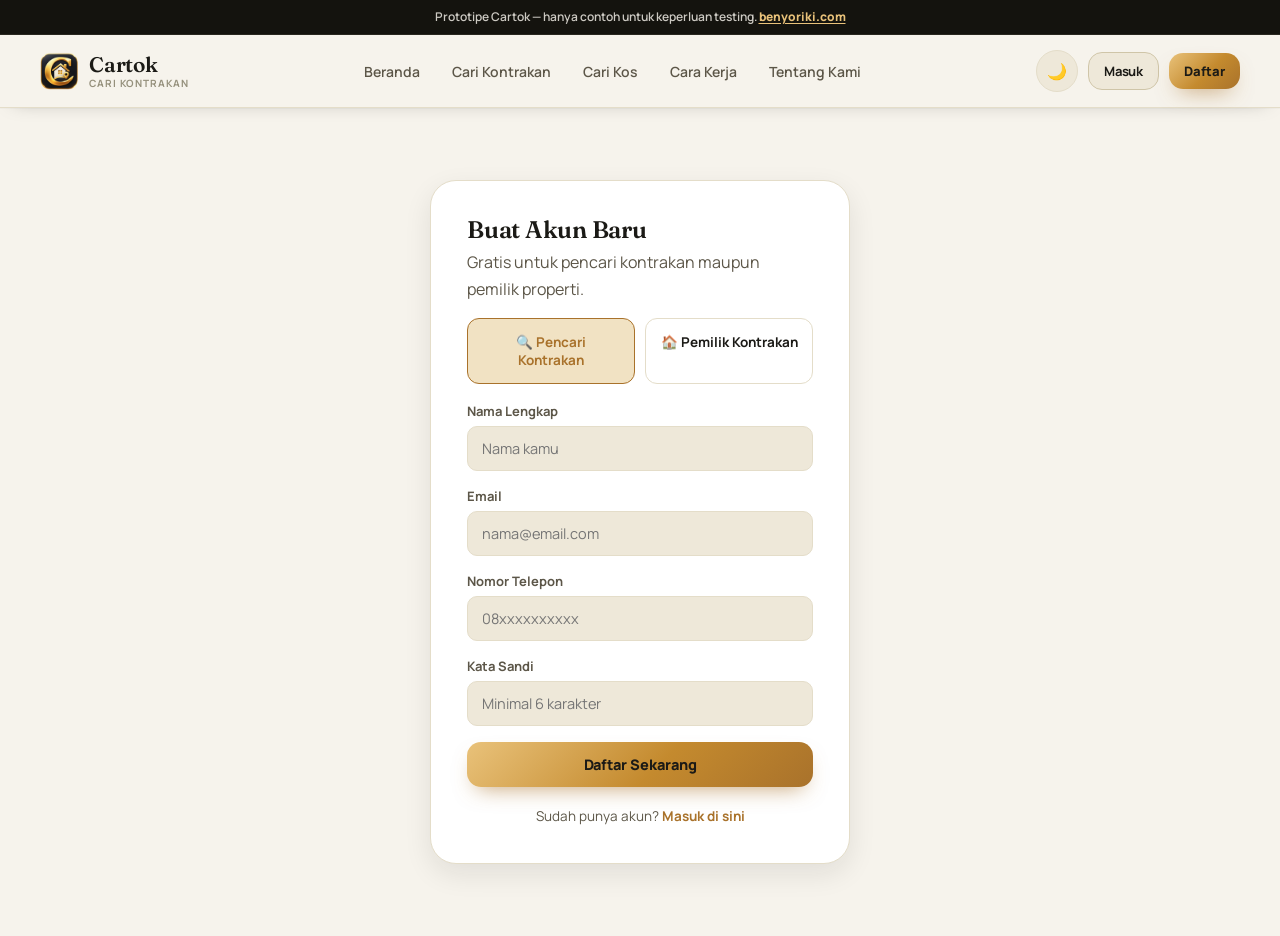
<file: register.html>
<!DOCTYPE html>
<html lang="id">
<head>
<meta charset="UTF-8">
<meta name="viewport" content="width=device-width, initial-scale=1.0">
<title>Daftar — Cartok</title>
<link rel="icon" type="image/png" sizes="32x32" href="img/icon-32.png">
<link rel="apple-touch-icon" href="img/icon-192.png">

<!-- PWA Manifest & Icons -->
<link rel="manifest" href="manifest.json">
<link rel="icon" type="image/png" sizes="192x192" href="icon-192.png">
<link rel="icon" type="image/png" sizes="512x512" href="icon-512.png">
<meta name="theme-color" content="#111110">

<!-- iOS Safari (Add to Home Screen) -->
<link rel="apple-touch-icon" sizes="180x180" href="apple-touch-icon.png">
<meta name="apple-mobile-web-app-capable" content="yes">
<meta name="apple-mobile-web-app-status-bar-style" content="black-translucent">
<meta name="apple-mobile-web-app-title" content="Cartok">
<meta name="mobile-web-app-capable" content="yes">
<link rel="preconnect" href="https://fonts.googleapis.com">
<link href="https://fonts.googleapis.com/css2?family=Fraunces:wght@600&family=Manrope:wght@500;700;800&display=swap" rel="stylesheet">
<link rel="stylesheet" href="css/theme.css">
<link rel="stylesheet" href="css/style.css">
<link rel="stylesheet" href="css/responsive.css">
<link rel="stylesheet" href="css/upgrade.css">
</head>
<body>
<div id="page-loader" class="page-loader" aria-hidden="true">
  <div class="loader-glow"></div>
  <div class="loader-mark">
    <img src="img/icon-96.png" alt="">
    <span class="loader-ring"></span>
  </div>
  <div class="loader-word">Cartok</div>
  <p class="loader-note">Prototipe Cartok — hanya contoh untuk keperluan testing. <a href="https://benyoriki.com/" target="_blank" rel="noopener">benyoriki.com</a></p>
  <div class="loader-progress-track"><div class="loader-progress-fill"></div></div>
  <div class="loader-credit">Website Developer <a href="https://benyoriki.com/" target="_blank" rel="noopener">benyoriki.com</a></div>
</div>
<noscript><style>.page-loader{display:none;}</style></noscript>


<header id="site-navbar" class="navbar"></header>

<main class="auth-wrap">
  <div class="auth-card">
    <h2>Buat Akun Baru</h2>
    <p class="mb-16">Gratis untuk pencari kontrakan maupun pemilik properti.</p>

    <div class="role-select">
      <div class="role-opt active" data-role="user" onclick="selectRole(this,'user')">🔍 Pencari Kontrakan</div>
      <div class="role-opt" data-role="owner" onclick="selectRole(this,'owner')">🏠 Pemilik Kontrakan</div>
    </div>

    <form id="register-form">
      <div class="form-group">
        <label>Nama Lengkap</label>
        <input type="text" id="reg-name" required placeholder="Nama kamu">
      </div>
      <div class="form-group">
        <label>Email</label>
        <input type="email" id="reg-email" required placeholder="nama@email.com">
      </div>
      <div class="form-group">
        <label>Nomor Telepon</label>
        <input type="tel" id="reg-phone" required placeholder="08xxxxxxxxxx">
      </div>
      <div class="form-group">
        <label>Kata Sandi</label>
        <input type="password" id="reg-password" required placeholder="Minimal 6 karakter">
        <div class="form-error" id="reg-error"></div>
      </div>
      <button type="submit" class="btn btn-primary btn-block">Daftar Sekarang</button>
    </form>

    <p class="auth-switch">Sudah punya akun? <a href="login.html">Masuk di sini</a></p>
  </div>
</main>

<script src="js/storage.js"></script>
<script src="js/auth.js"></script>
<script src="js/app.js"></script>
<script>
  renderNavbar("");
  if(isLoggedIn()){ window.location.href = "index.html"; }

  let selectedRole = "user";
  function selectRole(el, role){
    document.querySelectorAll(".role-opt").forEach(o=>o.classList.remove("active"));
    el.classList.add("active");
    selectedRole = role;
  }

  document.getElementById("register-form").addEventListener("submit",(e)=>{
    e.preventDefault();
    const name = document.getElementById("reg-name").value.trim();
    const email = document.getElementById("reg-email").value.trim();
    const phone = document.getElementById("reg-phone").value.trim();
    const password = document.getElementById("reg-password").value;
    const errEl = document.getElementById("reg-error");
    errEl.style.display = "none";

    if(!name || !email || !phone || !password){
      errEl.textContent = "Semua field wajib diisi.";
      errEl.style.display = "block";
      return;
    }
    if(!/^\S+@\S+\.\S+$/.test(email)){
      errEl.textContent = "Format email tidak valid.";
      errEl.style.display = "block";
      return;
    }
    if(password.length < 6){
      errEl.textContent = "Kata sandi minimal 6 karakter.";
      errEl.style.display = "block";
      return;
    }

    const result = register({ name, email, password, role:selectedRole, phone });
    if(!result.ok){
      errEl.textContent = result.message;
      errEl.style.display = "block";
      toast(result.message, "error");
      return;
    }

    toast(selectedRole === "owner" ? "Akun pemilik dibuat. Ajukan properti pertamamu!" : "Akun berhasil dibuat", "success");
    setTimeout(()=>{
      window.location.href = selectedRole === "owner" ? "dashboard-owner.html" : "index.html";
    }, 600);
  });
</script>
<script src="js/upgrade.js" defer></script>
</body>
</html>
</file>
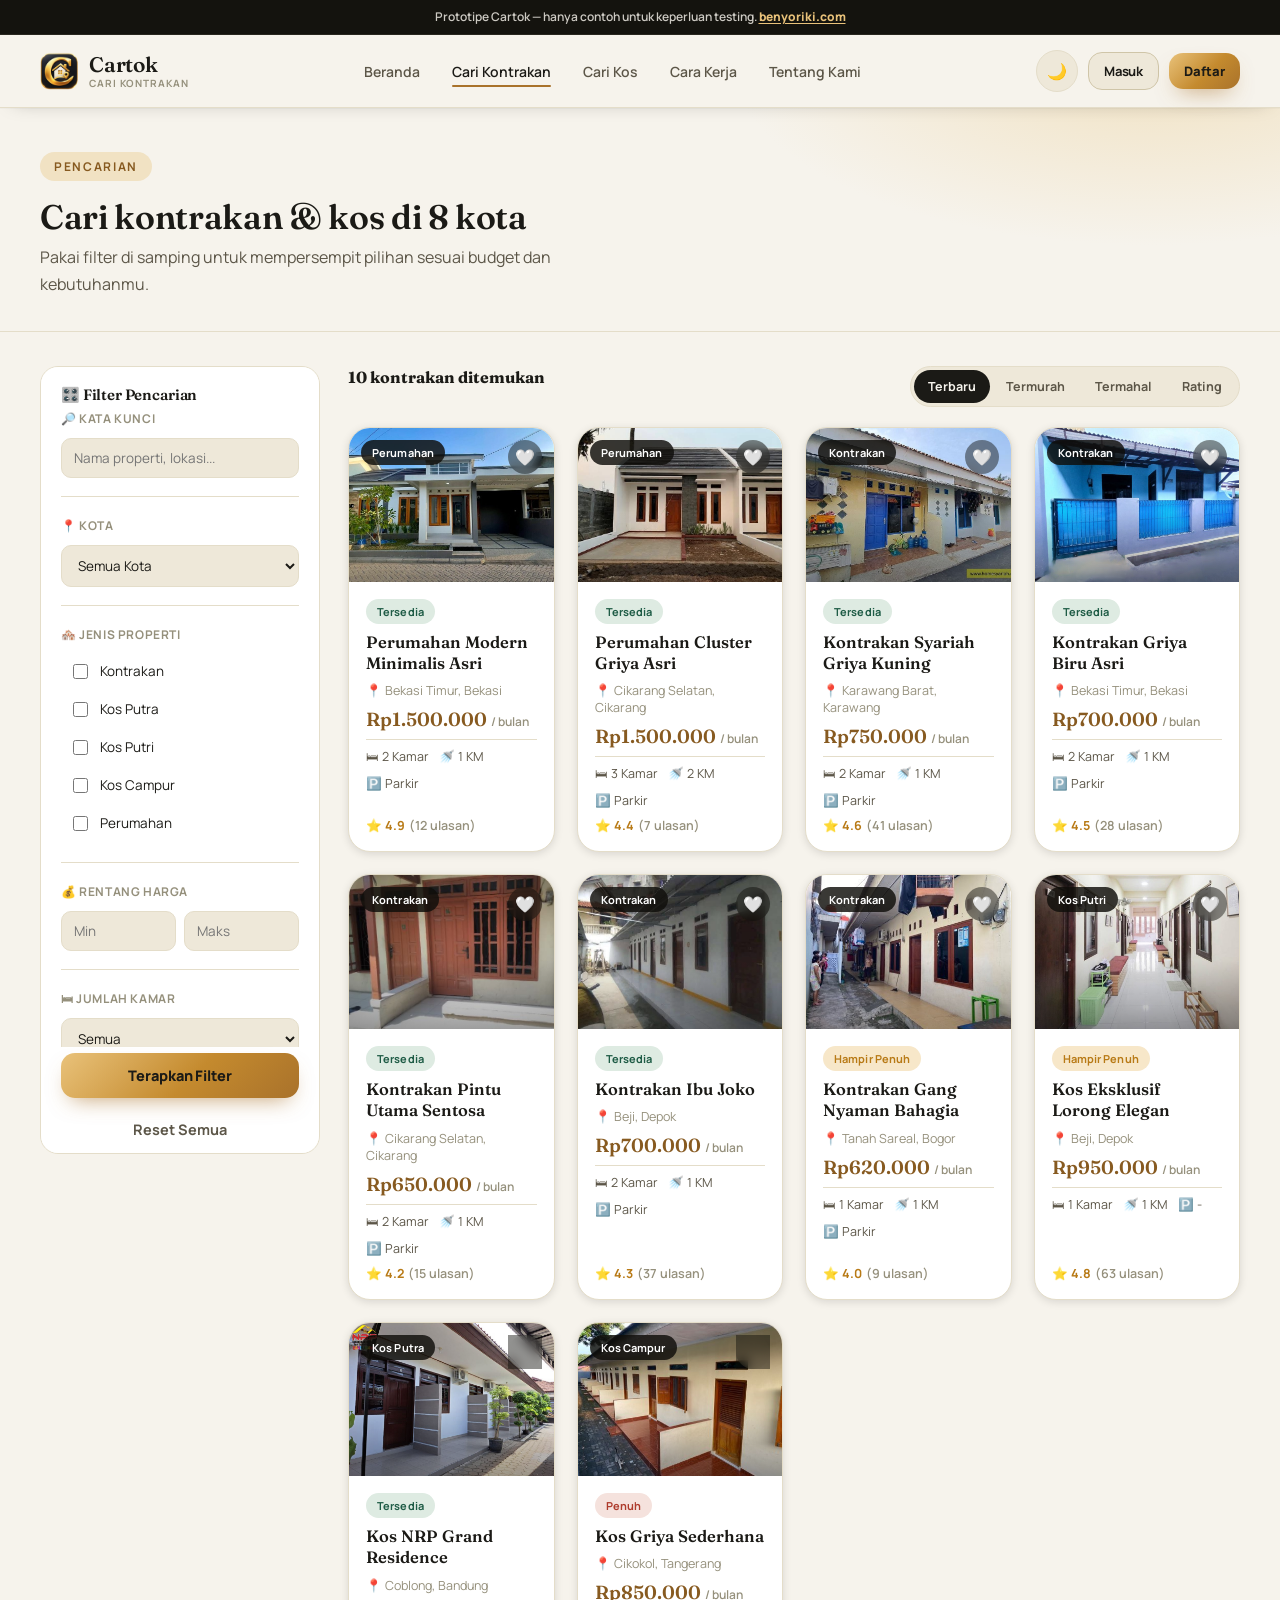
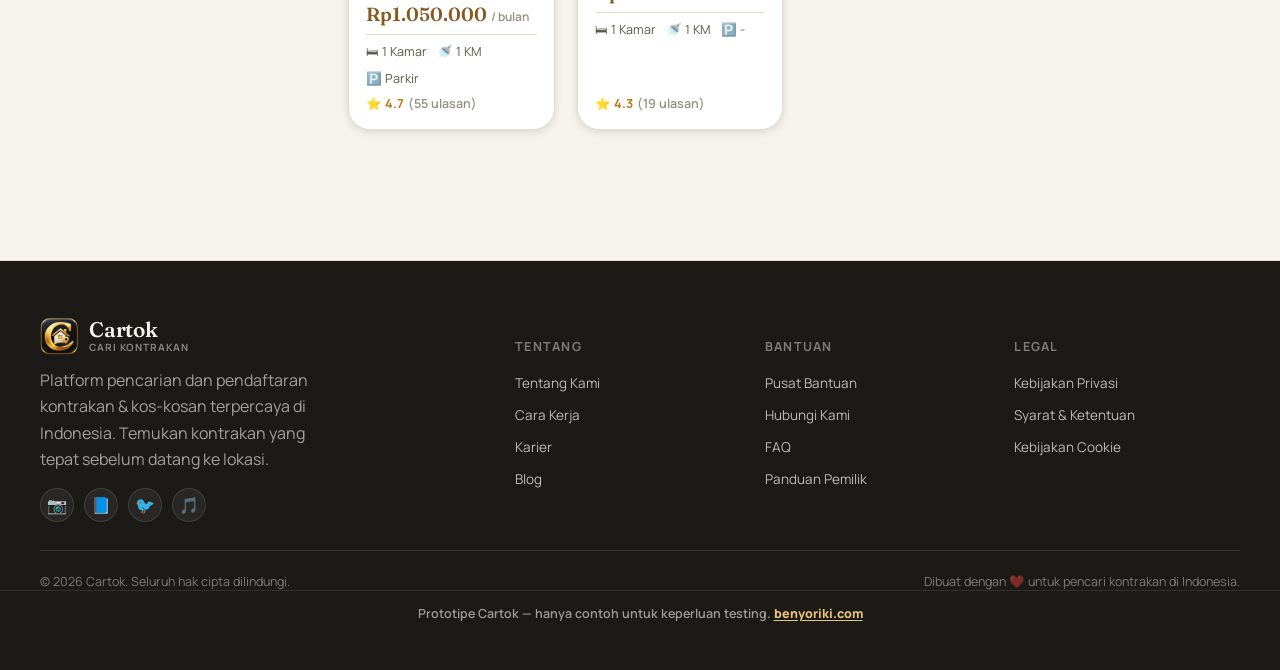
<file: search.html>
<!DOCTYPE html>
<html lang="id">
<head>
<meta charset="UTF-8">
<meta name="viewport" content="width=device-width, initial-scale=1.0">
<title>Cari Kontrakan &amp; Kos — Cartok</title>
<meta name="description" content="Cari dan bandingkan kontrakan serta kos-kosan berdasarkan lokasi, harga, fasilitas, dan status ketersediaan.">
<link rel="icon" type="image/png" sizes="32x32" href="img/icon-32.png">
<link rel="apple-touch-icon" href="img/icon-192.png">

<!-- PWA Manifest & Icons -->
<link rel="manifest" href="manifest.json">
<link rel="icon" type="image/png" sizes="192x192" href="icon-192.png">
<link rel="icon" type="image/png" sizes="512x512" href="icon-512.png">
<meta name="theme-color" content="#111110">

<!-- iOS Safari (Add to Home Screen) -->
<link rel="apple-touch-icon" sizes="180x180" href="apple-touch-icon.png">
<meta name="apple-mobile-web-app-capable" content="yes">
<meta name="apple-mobile-web-app-status-bar-style" content="black-translucent">
<meta name="apple-mobile-web-app-title" content="Cartok">
<meta name="mobile-web-app-capable" content="yes">
<link rel="preconnect" href="https://fonts.googleapis.com">
<link href="https://fonts.googleapis.com/css2?family=Fraunces:wght@600&family=Manrope:wght@500;700;800&display=swap" rel="stylesheet">
<link rel="stylesheet" href="css/theme.css">
<link rel="stylesheet" href="css/style.css">
<link rel="stylesheet" href="css/responsive.css">
<link rel="stylesheet" href="css/upgrade.css">
</head>
<body>
<div id="page-loader" class="page-loader" aria-hidden="true">
  <div class="loader-glow"></div>
  <div class="loader-mark">
    <img src="img/icon-96.png" alt="">
    <span class="loader-ring"></span>
  </div>
  <div class="loader-word">Cartok</div>
  <p class="loader-note">Prototipe Cartok — hanya contoh untuk keperluan testing. <a href="https://benyoriki.com/" target="_blank" rel="noopener">benyoriki.com</a></p>
  <div class="loader-progress-track"><div class="loader-progress-fill"></div></div>
  <div class="loader-credit">Website Developer <a href="https://benyoriki.com/" target="_blank" rel="noopener">benyoriki.com</a></div>
</div>
<noscript><style>.page-loader{display:none;}</style></noscript>


<header id="site-navbar" class="navbar"></header>

<main>
  <section class="search-hero reveal">
    <div class="container">
      <span class="eyebrow">Pencarian</span>
      <h1 class="search-hero-title">Cari kontrakan &amp; kos di 8 kota</h1>
      <p class="section-sub">Pakai filter di samping untuk mempersempit pilihan sesuai budget dan kebutuhanmu.</p>
    </div>
  </section>

  <div class="container" style="padding-bottom:80px;">
    <div class="search-layout">
      <!-- FILTER PANEL -->
      <aside class="filter-panel" id="filter-panel">
        <div class="filter-panel-head">
          <h4>🎛️ Filter Pencarian</h4>
          <button class="modal-close" id="close-filter-mobile" style="display:none;">✕</button>
        </div>

        <div class="filter-group">
          <div class="filter-group-title">🔎 Kata Kunci</div>
          <input type="text" id="f-query" placeholder="Nama properti, lokasi..." class="filter-input">
        </div>

        <div class="filter-group">
          <div class="filter-group-title">📍 Kota</div>
          <select id="f-city" class="filter-input"></select>
        </div>

        <div class="filter-group">
          <div class="filter-group-title">🏘️ Jenis Properti</div>
          <label class="check-row"><input type="checkbox" name="f-type" value="kontrakan"> Kontrakan</label>
          <label class="check-row"><input type="checkbox" name="f-type" value="kos_putra"> Kos Putra</label>
          <label class="check-row"><input type="checkbox" name="f-type" value="kos_putri"> Kos Putri</label>
          <label class="check-row"><input type="checkbox" name="f-type" value="kos_campur"> Kos Campur</label>
          <label class="check-row"><input type="checkbox" name="f-type" value="perumahan"> Perumahan</label>
        </div>

        <div class="filter-group">
          <div class="filter-group-title">💰 Rentang Harga</div>
          <div class="range-row">
            <input type="number" id="f-price-min" placeholder="Min" class="filter-input">
            <input type="number" id="f-price-max" placeholder="Maks" class="filter-input">
          </div>
        </div>

        <div class="filter-group">
          <div class="filter-group-title">🛏 Jumlah Kamar</div>
          <select id="f-bedrooms" class="filter-input">
            <option value="">Semua</option>
            <option value="1">1 Kamar</option>
            <option value="2">2 Kamar</option>
            <option value="3">3 Kamar</option>
            <option value="4">4+ Kamar</option>
          </select>
        </div>

        <div class="filter-group">
          <div class="filter-group-title">🛋 Furnitur</div>
          <label class="check-row"><input type="checkbox" name="f-furnished" value="furnished"> Furnished</label>
          <label class="check-row"><input type="checkbox" name="f-furnished" value="semi_furnished"> Semi Furnished</label>
          <label class="check-row"><input type="checkbox" name="f-furnished" value="unfurnished"> Unfurnished</label>
        </div>

        <div class="filter-group">
          <div class="filter-group-title">✨ Fasilitas</div>
          <label class="check-row"><input type="checkbox" name="f-facilities" value="WiFi"> WiFi</label>
          <label class="check-row"><input type="checkbox" name="f-facilities" value="AC"> AC</label>
          <label class="check-row"><input type="checkbox" name="f-facilities" value="Parkir Motor"> Parkir Motor</label>
          <label class="check-row"><input type="checkbox" name="f-facilities" value="Parkir Mobil"> Parkir Mobil</label>
          <label class="check-row"><input type="checkbox" name="f-facilities" value="Dapur"> Dapur</label>
        </div>

        <div class="filter-group">
          <div class="filter-group-title">🟢 Status</div>
          <label class="check-row"><input type="checkbox" name="f-availability" value="tersedia"> Tersedia</label>
          <label class="check-row"><input type="checkbox" name="f-availability" value="hampir_penuh"> Hampir Penuh</label>
          <label class="check-row"><input type="checkbox" name="f-availability" value="penuh"> Penuh</label>
        </div>

        <div class="filter-panel-actions">
          <button class="btn btn-primary btn-block" onclick="runSearch(); closeMobileFilter();">Terapkan Filter</button>
          <button class="btn btn-ghost btn-block mt-8" onclick="resetFilters()">Reset Semua</button>
        </div>
      </aside>
      <div class="filter-scrim" id="filter-scrim"></div>

      <!-- RESULTS -->
      <div>
        <div class="results-bar">
          <div>
            <span class="results-count" id="results-count">Memuat...</span>
            <div class="active-chips" id="active-chips"></div>
          </div>
          <div class="flex items-center gap-8">
            <button class="btn btn-secondary btn-sm mobile-filter-btn" id="open-filter-mobile">🎛️ Filter</button>
            <div class="sort-pills" id="sort-pills">
              <button class="sort-pill active" data-sort="terbaru">Terbaru</button>
              <button class="sort-pill" data-sort="termurah">Termurah</button>
              <button class="sort-pill" data-sort="termahal">Termahal</button>
              <button class="sort-pill" data-sort="rating">Rating</button>
            </div>
          </div>
        </div>
        <input type="hidden" id="f-sort" value="terbaru">
        <div class="grid-cards" id="results-grid"></div>
      </div>
    </div>
  </div>
</main>

<footer id="site-footer"></footer>

<script src="js/storage.js"></script>
<script src="js/auth.js"></script>
<script src="js/app.js"></script>
<script src="js/properties.js"></script>
<script>
  renderNavbar("kontrakan");
  renderFooter();
  populateCityFilter();
  initSearchPageFromURL();

  document.querySelectorAll('.filter-panel input[type=checkbox], .filter-panel input[type=number], .filter-panel input[type=text], .filter-panel select').forEach(el=>{
    el.addEventListener("change", runSearch);
  });
  document.getElementById("f-query").addEventListener("keyup", (e)=>{ if(e.key==="Enter") runSearch(); });

  document.querySelectorAll(".sort-pill").forEach(btn=>{
    btn.addEventListener("click", ()=>{
      document.querySelectorAll(".sort-pill").forEach(b=>b.classList.remove("active"));
      btn.classList.add("active");
      document.getElementById("f-sort").value = btn.dataset.sort;
      runSearch();
    });
  });

  function openMobileFilter(){
    document.getElementById("filter-panel").classList.add("open");
    document.getElementById("filter-scrim").classList.add("open");
    document.getElementById("close-filter-mobile").style.display = "flex";
  }
  function closeMobileFilter(){
    document.getElementById("filter-panel").classList.remove("open");
    document.getElementById("filter-scrim").classList.remove("open");
  }
  document.getElementById("open-filter-mobile").addEventListener("click", openMobileFilter);
  document.getElementById("close-filter-mobile").addEventListener("click", closeMobileFilter);
  document.getElementById("filter-scrim").addEventListener("click", closeMobileFilter);

  runSearch();
  initScrollReveal();
</script>
<script src="js/upgrade.js" defer></script>
</body>
</html>
</file>
<file: css/theme.css>
/* ==========================================================================
   CARTOK — Design Tokens v2
   Direction: "boutique proptech ledger" — warm parchment / deep ink canvas,
   brass as the primary signal color, forest green as the availability
   signal, a characterful serif (Fraunces) for display type paired with a
   quiet geometric sans (Manrope) for everything functional.
   ========================================================================== */

:root{
  /* Light mode (default) — warm parchment, not stark white */
  --bg-primary:#F6F3EC;
  --bg-secondary:#FFFFFF;
  --bg-elevated:#FFFFFF;
  --bg-inset:#EEE8D9;
  --text-primary:#1B1A16;
  --text-secondary:#5C5648;
  --text-tertiary:#95907C;
  --accent:#A9722B;
  --accent-strong:#875A20;
  --accent-soft:#F1E2C3;
  --forest:#1F5C46;
  --forest-strong:#173F31;
  --forest-soft:#DEEBE2;
  --amber:#B87A16;
  --amber-soft:#F7E7C9;
  --red:#AE3B2C;
  --red-soft:#F5E2DD;
  --border:#E4DDC9;
  --border-strong:#CFC5A8;
  --card:#FFFFFF;
  --ink:#1B1A16;
  --shadow-sm: 0 1px 2px rgba(27,26,22,.06);
  --shadow-md: 0 10px 28px rgba(27,26,22,.09);
  --shadow-lg: 0 26px 60px rgba(27,26,22,.16);
  --overlay: rgba(20,18,12,.6);
  --radius-sm:10px;
  --radius-md:18px;
  --radius-lg:26px;
  --font-display:'Fraunces', 'Georgia', serif;
  --font-body:'Manrope', 'Segoe UI', sans-serif;
  --grain-opacity:.035;
  --footer-bg:#1B1A16;
  --footer-text:#F6F3EC;
  color-scheme: light;
}

[data-theme="dark"]{
  --bg-primary:#111110;
  --bg-secondary:#17160F;
  --bg-elevated:#1C1B14;
  --bg-inset:#0C0B08;
  --text-primary:#F3EFE3;
  --text-secondary:#B7AF98;
  --text-tertiary:#79725D;
  --accent:#E0AC5C;
  --accent-strong:#F0C482;
  --accent-soft:#2C2214;
  --forest:#57B592;
  --forest-strong:#3F8E71;
  --forest-soft:#17271F;
  --amber:#E7B559;
  --amber-soft:#2B2312;
  --red:#E28776;
  --red-soft:#2C1B17;
  --border:#2A2820;
  --border-strong:#3C392C;
  --card:#18170F;
  --ink:#F3EFE3;
  --shadow-sm: 0 1px 2px rgba(0,0,0,.4);
  --shadow-md: 0 14px 34px rgba(0,0,0,.5);
  --shadow-lg: 0 30px 70px rgba(0,0,0,.6);
  --overlay: rgba(4,4,2,.72);
  --grain-opacity:.05;
  --footer-bg:#0A0A08;
  --footer-text:#F3EFE3;
  color-scheme: dark;
}
</file>
<file: css/style.css>
/* ==========================================================================
   CARTOK — Base + Components
   ========================================================================== */

*,*::before,*::after{box-sizing:border-box;}
html{scroll-behavior:smooth;overflow-x:hidden;}
html,body{max-width:100%;}
@media (prefers-reduced-motion: reduce){
  html{scroll-behavior:auto;}
  *,*::before,*::after{animation-duration:.01ms !important;animation-iteration-count:1 !important;transition-duration:.01ms !important;}
}
body{
  margin:0;
  font-family:var(--font-body);
  background:var(--bg-primary);
  color:var(--text-primary);
  -webkit-font-smoothing:antialiased;
  transition:background-color .3s ease,color .3s ease;
  min-height:100vh;
  position:relative;
}
/* subtle paper grain — reinforces the "ledger / boutique studio" feel without being loud */
body::before{
  content:"";position:fixed;inset:0;pointer-events:none;z-index:1;opacity:var(--grain-opacity);mix-blend-mode:overlay;
  background-image:url("data:image/svg+xml,%3Csvg xmlns='http://www.w3.org/2000/svg' width='140' height='140'%3E%3Cfilter id='n'%3E%3CfeTurbulence type='fractalNoise' baseFrequency='0.9' numOctaves='2' stitchTiles='stitch'/%3E%3C/filter%3E%3Crect width='100%25' height='100%25' filter='url(%23n)'/%3E%3C/svg%3E");
}
h1,h2,h3,h4{font-family:var(--font-display);margin:0;line-height:1.1;letter-spacing:-.01em;font-weight:600;}
p{margin:0;color:var(--text-secondary);line-height:1.65;}
a{color:inherit;text-decoration:none;}
img{max-width:100%;display:block;}
button{font-family:inherit;}
ul{margin:0;padding:0;list-style:none;}
input,select,textarea{font-family:inherit;}
:focus-visible{outline:2px solid var(--accent);outline-offset:3px;border-radius:4px;}
::selection{background:var(--accent-soft);color:var(--accent-strong);}

.container{max-width:1240px;margin:0 auto;padding:0 20px;position:relative;z-index:2;}
.section{padding:76px 0;}
.section-head{display:flex;align-items:flex-end;justify-content:space-between;gap:16px;margin-bottom:34px;flex-wrap:wrap;}
.eyebrow{display:inline-flex;align-items:center;gap:8px;font-size:12px;font-weight:700;color:var(--accent);text-transform:uppercase;letter-spacing:.14em;margin-bottom:12px;}
.eyebrow::before{content:"";width:16px;height:1px;background:var(--accent);display:inline-block;}
.section-title{font-family:var(--font-display);font-size:clamp(26px,3.4vw,38px);font-weight:600;letter-spacing:-.01em;}
.section-sub{color:var(--text-secondary);margin-top:8px;max-width:560px;}
.link-more{font-weight:700;color:var(--accent);white-space:nowrap;display:inline-flex;align-items:center;gap:5px;font-size:14px;padding-bottom:2px;border-bottom:1px solid transparent;transition:border-color .2s ease,gap .2s ease;}
.link-more:hover{border-color:var(--accent);gap:9px;}

/* scroll reveal utility (see app.js IntersectionObserver) — small, fast, triggers
   early so mobile scrolling never shows a long blank gap before content appears */
.reveal{opacity:0;transform:translateY(14px);transition:opacity .5s ease,transform .5s cubic-bezier(.16,1,.3,1);}
.reveal.in-view{opacity:1;transform:translateY(0);}

/* ---------- Page loader (lightweight: pure CSS transforms/opacity only) ---------- */
.page-loader{
  position:fixed;inset:0;z-index:9999;background:var(--bg-primary);
  display:flex;flex-direction:column;align-items:center;justify-content:center;gap:10px;
  padding:32px 24px;text-align:center;overflow:hidden;
  transition:opacity .5s ease, visibility .5s ease;
}
.page-loader.loader-hidden{opacity:0;visibility:hidden;pointer-events:none;}
.loader-glow{
  position:absolute;width:240px;height:240px;border-radius:50%;
  background:radial-gradient(circle, var(--accent-soft), transparent 70%);
  animation:loaderGlow 2.6s ease-in-out infinite;pointer-events:none;
}
.loader-mark{position:relative;width:88px;height:88px;display:flex;align-items:center;justify-content:center;margin-bottom:4px;}
.loader-mark img{width:60px;height:60px;border-radius:16px;animation:loaderPulse 1.8s ease-in-out infinite;box-shadow:0 10px 26px -10px rgba(0,0,0,.4);position:relative;z-index:1;}
.loader-ring{
  position:absolute;inset:0;border-radius:50%;
  background:conic-gradient(from 0deg, transparent 0deg, var(--accent) 100deg, transparent 200deg);
  -webkit-mask:radial-gradient(farthest-side, transparent calc(100% - 3px), #000 calc(100% - 3px));
  mask:radial-gradient(farthest-side, transparent calc(100% - 3px), #000 calc(100% - 3px));
  animation:loaderSpin 1.2s linear infinite;
}
.loader-word{font-family:var(--font-display);font-weight:600;font-size:21px;letter-spacing:.04em;color:var(--text-primary);margin-top:6px;position:relative;z-index:1;}
.loader-note{max-width:300px;font-size:12px;line-height:1.55;color:var(--text-tertiary);position:relative;z-index:1;}
.loader-note a, .loader-credit a{color:var(--accent);font-weight:700;text-decoration:none;}
.loader-note a:hover, .loader-credit a:hover{text-decoration:underline;}
.loader-progress-track{width:170px;height:4px;border-radius:999px;background:var(--bg-inset);overflow:hidden;margin-top:12px;position:relative;z-index:1;}
.loader-progress-fill{height:100%;width:0%;background:linear-gradient(90deg,var(--accent),var(--forest));border-radius:999px;animation:loaderProgress .9s linear forwards;}
.loader-credit{font-size:11px;color:var(--text-tertiary);margin-top:4px;letter-spacing:.02em;position:relative;z-index:1;}
@keyframes loaderSpin{to{transform:rotate(360deg);}}
@keyframes loaderPulse{0%,100%{transform:scale(1);}50%{transform:scale(.93);}}
@keyframes loaderGlow{0%,100%{opacity:.45;transform:scale(1);}50%{opacity:.85;transform:scale(1.1);}}
@keyframes loaderProgress{from{width:0%;}to{width:100%;}}
@media (prefers-reduced-motion: reduce){
  .loader-mark img,.loader-ring,.loader-glow,.loader-progress-fill{animation:none;}
  .loader-progress-fill{width:100%;}
}

/* ---------- Buttons ---------- */
.btn{
  display:inline-flex;align-items:center;justify-content:center;gap:8px;
  border-radius:12px;padding:13px 22px;font-weight:700;font-size:14.5px;letter-spacing:-.005em;
  border:1px solid transparent;cursor:pointer;transition:transform .18s cubic-bezier(.16,1,.3,1),box-shadow .18s ease,background-color .18s ease,border-color .18s ease;
  white-space:nowrap;position:relative;
}
.btn:active{transform:scale(.96);}
.btn-primary{background:var(--ink);color:var(--bg-primary);box-shadow:0 10px 24px -10px rgba(0,0,0,.45);}
.btn-primary:hover{background:var(--accent);color:#fff;transform:translateY(-1px);box-shadow:0 14px 28px -10px rgba(169,114,43,.55);}
[data-theme="dark"] .btn-primary{background:var(--accent);color:#181206;box-shadow:0 10px 24px -8px rgba(224,172,92,.35);}
[data-theme="dark"] .btn-primary:hover{background:var(--accent-strong);}
.btn-secondary{background:var(--bg-inset);color:var(--text-primary);border-color:var(--border);}
.btn-secondary:hover{border-color:var(--border-strong);transform:translateY(-1px);}
.btn-outline{background:transparent;border-color:var(--border-strong);color:var(--text-primary);}
.btn-outline:hover{border-color:var(--accent);color:var(--accent);}
.btn-ghost{background:transparent;color:var(--text-secondary);}
.btn-ghost:hover{color:var(--text-primary);background:var(--bg-inset);}
.btn-danger{background:var(--red-soft);color:var(--red);}
.btn-danger:hover{filter:brightness(.95);}
.btn-block{width:100%;}
.btn-sm{padding:9px 15px;font-size:13px;border-radius:10px;}
.btn-icon{width:40px;height:40px;padding:0;border-radius:50%;}

/* ---------- Navbar ---------- */
.navbar{
  position:sticky;top:0;z-index:200;
  background:var(--bg-primary);
  border-bottom:1px solid var(--border);
  transition:box-shadow .25s ease;
}
.navbar.scrolled{box-shadow:0 8px 24px -12px rgba(0,0,0,.18);}
[data-theme="dark"] .navbar.scrolled{box-shadow:0 8px 24px -12px rgba(0,0,0,.5);}
.navbar-inner{display:flex;align-items:center;justify-content:space-between;height:76px;gap:20px;}
.brand{display:flex;align-items:center;gap:11px;font-family:var(--font-display);font-weight:600;font-size:21px;letter-spacing:-.01em;}
.brand-text{display:flex;flex-direction:column;line-height:1.1;}
.brand-tagline{font-family:var(--font-body);font-size:10px;color:var(--text-tertiary);font-weight:700;letter-spacing:.09em;text-transform:uppercase;margin-top:1px;}
footer .brand-tagline{color:rgba(246,243,236,.50);}
.brand-mark{
  width:38px;height:38px;border-radius:10px;flex-shrink:0;object-fit:cover;
}
.nav-links{display:flex;align-items:center;gap:2px;}
.nav-links a{padding:10px 15px;border-radius:10px;font-weight:600;font-size:14px;color:var(--text-secondary);position:relative;}
.nav-links a:hover{color:var(--text-primary);}
.nav-links a.active{color:var(--text-primary);}
.nav-links a.active::after{content:"";position:absolute;left:15px;right:15px;bottom:4px;height:2px;background:var(--accent);border-radius:2px;}
.nav-actions{display:flex;align-items:center;gap:10px;}
.theme-toggle{
  width:42px;height:42px;border-radius:50%;border:1px solid var(--border);background:var(--bg-inset);
  display:flex;align-items:center;justify-content:center;cursor:pointer;font-size:16px;transition:transform .3s cubic-bezier(.34,1.56,.64,1),border-color .2s ease;
}
.theme-toggle:hover{transform:rotate(-14deg);border-color:var(--border-strong);}
.hamburger{display:none;width:42px;height:42px;border-radius:10px;border:1px solid var(--border);background:var(--bg-inset);align-items:center;justify-content:center;cursor:pointer;font-size:18px;}
.mobile-menu{display:none;flex-direction:column;gap:4px;padding:12px 20px 20px;border-top:1px solid var(--border);}
.mobile-menu.open{display:flex;}
.mobile-menu a{padding:12px 10px;border-radius:10px;font-weight:600;color:var(--text-primary);}
.mobile-menu a:hover{background:var(--bg-inset);}
.user-chip{display:flex;align-items:center;gap:8px;padding:6px 14px 6px 6px;border-radius:999px;background:var(--bg-inset);border:1px solid var(--border);cursor:pointer;font-weight:700;font-size:13.5px;transition:border-color .2s ease;}
.user-chip:hover{border-color:var(--border-strong);}
.avatar{width:30px;height:30px;border-radius:50%;object-fit:cover;background:var(--accent-soft);flex-shrink:0;color:transparent;}
.avatar-lg{width:64px;height:64px;border-radius:16px;object-fit:cover;background:var(--accent-soft);color:transparent;}

/* ---------- Hero ---------- */
.hero{padding:64px 0 30px;position:relative;overflow:hidden;}
.hero::before{
  content:"";position:absolute;inset:-30% -10% auto -10%;height:600px;
  background:radial-gradient(680px 340px at 12% 0%, var(--accent-soft), transparent 68%),
             radial-gradient(560px 300px at 92% 15%, var(--forest-soft), transparent 68%);
  z-index:0;pointer-events:none;opacity:.9;
}
.hero-layout{display:grid;grid-template-columns:1.1fr .8fr;gap:44px;align-items:center;position:relative;z-index:1;}
.hero-badge{display:inline-flex;align-items:center;gap:9px;background:var(--bg-elevated);border:1px solid var(--border);padding:8px 16px 8px 8px;border-radius:999px;font-size:12.5px;font-weight:700;color:var(--text-secondary);margin-bottom:22px;box-shadow:var(--shadow-sm);}
.hero-badge .dot{width:22px;height:22px;border-radius:50%;background:var(--forest);color:#fff;display:flex;align-items:center;justify-content:center;font-size:11px;}
.hero-badge b{color:var(--text-primary);}
.hero h1{font-size:clamp(34px,4.6vw,58px);max-width:640px;font-weight:600;letter-spacing:-.02em;}
.hero h1 em{font-style:italic;color:var(--accent);font-weight:500;}
.hero p.lead{font-size:17px;margin-top:18px;max-width:520px;}
.hero-actions{display:flex;gap:12px;margin-top:28px;flex-wrap:wrap;align-items:center;}
.hero-trust{display:flex;align-items:center;gap:10px;margin-top:30px;}
.hero-trust .stack{display:flex;}
.hero-trust .stack img{width:32px;height:32px;border-radius:50%;border:2px solid var(--bg-primary);object-fit:cover;margin-left:-10px;}
.hero-trust .stack img:first-child{margin-left:0;}
.hero-trust span{font-size:12.5px;color:var(--text-tertiary);font-weight:600;}

/* Hero visual: floating property card mock + orbiting stat chips */
.hero-visual{position:relative;height:440px;display:flex;align-items:center;justify-content:center;}
.hero-visual-card{
  width:280px;background:var(--card);border:1px solid var(--border);border-radius:22px;box-shadow:var(--shadow-lg);
  overflow:hidden;transform:rotate(-4deg);animation:floatCard 6s ease-in-out infinite;
}
.hero-visual-card img{height:170px;object-fit:cover;width:100%;color:transparent;background:linear-gradient(135deg, var(--accent-soft), var(--forest-soft));}
.hero-visual-card .body{padding:16px;}
.hero-visual-card .body .t1{font-family:var(--font-display);font-size:16px;font-weight:600;}
.hero-visual-card .body .t2{font-size:12.5px;color:var(--text-tertiary);margin-top:4px;}
.hero-visual-card .body .t3{font-weight:800;color:var(--accent);margin-top:10px;font-size:15px;}
.hero-chip{
  position:absolute;background:var(--card);border:1px solid var(--border);border-radius:16px;padding:12px 16px;
  box-shadow:var(--shadow-md);font-size:12.5px;font-weight:700;display:flex;align-items:center;gap:9px;
}
.hero-chip .num{font-family:var(--font-display);font-size:19px;color:var(--forest);}
.hero-chip-1{top:6%;right:2%;animation:floatChip 5s ease-in-out infinite;}
.hero-chip-2{bottom:10%;left:0%;animation:floatChip 5.5s ease-in-out infinite reverse;}
@keyframes floatCard{0%,100%{transform:rotate(-4deg) translateY(0);}50%{transform:rotate(-2deg) translateY(-14px);}}
@keyframes floatChip{0%,100%{transform:translateY(0);}50%{transform:translateY(-10px);}}
@media (prefers-reduced-motion: reduce){.hero-visual-card,.hero-chip{animation:none;}}

/* City marquee ribbon */
.marquee-wrap{border-top:1px solid var(--border);border-bottom:1px solid var(--border);overflow:hidden;padding:16px 0;background:var(--bg-secondary);position:relative;z-index:1;}
.marquee-track{display:flex;gap:0;width:max-content;animation:marquee 32s linear infinite;}
.marquee-track span{font-family:var(--font-display);font-size:15px;color:var(--text-tertiary);padding:0 28px;white-space:nowrap;display:flex;align-items:center;gap:28px;}
.marquee-track span::after{content:"—";color:var(--border-strong);}
@keyframes marquee{from{transform:translateX(0);}to{transform:translateX(-50%);}}
@media (prefers-reduced-motion: reduce){.marquee-track{animation:none;}}

/* Search box */
.searchbox{
  margin-top:36px;background:var(--card);border:1px solid var(--border);border-radius:var(--radius-lg);
  padding:20px;box-shadow:var(--shadow-lg);position:relative;z-index:1;
}
.searchbox-tabs{display:flex;gap:6px;margin-bottom:16px;}
.searchbox-tab{padding:9px 16px;border-radius:10px;font-weight:700;font-size:13.5px;cursor:pointer;color:var(--text-secondary);transition:background-color .18s ease,color .18s ease;}
.searchbox-tab.active{background:var(--ink);color:var(--bg-primary);}
[data-theme="dark"] .searchbox-tab.active{background:var(--accent);color:#181206;}
.searchbox-grid{display:grid;grid-template-columns:1.4fr 1fr 1fr 1fr auto;gap:10px;}
.field{display:flex;flex-direction:column;gap:6px;}
.field label{font-size:11.5px;font-weight:700;color:var(--text-tertiary);text-transform:uppercase;letter-spacing:.06em;}
.field input,.field select{
  border:1px solid var(--border);background:var(--bg-inset);color:var(--text-primary);
  border-radius:10px;padding:11px 12px;font-size:14px;width:100%;transition:border-color .15s ease;
}
.field input:focus,.field select:focus{border-color:var(--accent);}

/* ---------- Stats ---------- */
.stats-strip{display:grid;grid-template-columns:repeat(4,1fr);gap:16px;padding:30px 0;position:relative;z-index:1;}
.stat-card{background:var(--card);border:1px solid var(--border);border-radius:var(--radius-md);padding:24px;text-align:center;transition:transform .2s cubic-bezier(.16,1,.3,1),box-shadow .2s ease;}
.stat-card:hover{transform:translateY(-4px);box-shadow:var(--shadow-md);}
.stat-num{font-family:var(--font-display);font-size:clamp(24px,3vw,32px);font-weight:600;color:var(--text-primary);}
.stat-num .plus{color:var(--accent);}
.stat-label{color:var(--text-secondary);font-size:13px;margin-top:6px;font-weight:600;}

/* ---------- Property Card ---------- */
.grid-cards{display:grid;grid-template-columns:repeat(4,1fr);gap:22px;}
.card{
  background:var(--card);border:1px solid var(--border);border-radius:var(--radius-md);
  overflow:hidden;transition:transform .28s cubic-bezier(.16,1,.3,1),box-shadow .28s ease,border-color .28s ease;
  display:flex;flex-direction:column;cursor:pointer;
}
.card:hover{transform:translateY(-6px);box-shadow:var(--shadow-lg);border-color:var(--border-strong);}
.card-media{position:relative;aspect-ratio:4/3;overflow:hidden;background:linear-gradient(135deg, var(--accent-soft), var(--forest-soft));}
.card-media::after{content:"";position:absolute;inset:0;background:linear-gradient(180deg,rgba(0,0,0,0) 55%,rgba(0,0,0,.35) 100%);}
.card-media img{width:100%;height:100%;object-fit:cover;transition:transform .5s cubic-bezier(.16,1,.3,1);color:transparent;}
.card:hover .card-media img{transform:scale(1.08);}
.badge{display:inline-flex;align-items:center;gap:5px;font-size:11px;font-weight:700;padding:5px 11px;border-radius:999px;letter-spacing:.01em;}
.badge-available{background:var(--forest-soft);color:var(--forest);}
.badge-almost{background:var(--amber-soft);color:var(--amber);}
.badge-full{background:var(--red-soft);color:var(--red);}
.badge-pending{background:var(--bg-inset);color:var(--text-tertiary);}
.badge-type{background:rgba(15,14,10,.6);color:#fff;backdrop-filter:blur(6px);z-index:1;}
.card-badges{position:absolute;top:12px;left:12px;right:12px;display:flex;justify-content:space-between;align-items:flex-start;z-index:1;}
.fav-btn{
  width:34px;height:34px;border-radius:50%;background:rgba(15,14,10,.45);color:#fff;border:none;
  display:flex;align-items:center;justify-content:center;cursor:pointer;backdrop-filter:blur(6px);font-size:16px;
  transition:background .15s ease, transform .2s cubic-bezier(.34,1.56,.64,1);
}
.fav-btn:hover{transform:scale(1.12);}
.fav-btn.active{color:#ff5d7a;}
.card-body{padding:17px;display:flex;flex-direction:column;gap:8px;flex:1;}
.card-title{font-family:var(--font-display);font-size:16.5px;font-weight:600;line-height:1.3;}
.card-loc{font-size:12.5px;color:var(--text-tertiary);display:flex;align-items:center;gap:5px;}
.card-price{font-family:var(--font-display);font-weight:600;font-size:18px;color:var(--text-primary);}
.card-price span{font-family:var(--font-body);font-weight:600;font-size:12px;color:var(--text-tertiary);}
.card-meta{display:flex;gap:10px;font-size:12.5px;color:var(--text-secondary);flex-wrap:wrap;padding-top:8px;border-top:1px solid var(--border);}
.card-meta span{display:flex;align-items:center;gap:4px;}
.card-rating{display:flex;align-items:center;gap:4px;font-size:12.5px;font-weight:700;color:var(--amber);margin-top:auto;}
.card-footer{padding:0 16px 16px;}

/* ---------- Empty / Loading / Skeleton ---------- */
.empty-state{text-align:center;padding:70px 20px;}
.empty-state .icon{font-size:44px;margin-bottom:14px;}
.empty-state h3{font-size:19px;margin-bottom:8px;}
.empty-state p{max-width:340px;margin:0 auto 18px;}
.skeleton{background:linear-gradient(100deg,var(--bg-inset) 30%,var(--border) 50%,var(--bg-inset) 70%);background-size:400% 100%;animation:shimmer 1.4s infinite;border-radius:var(--radius-md);}
@keyframes shimmer{0%{background-position:100% 0;}100%{background-position:-100% 0;}}
.skeleton-card{height:280px;}
.spinner{width:22px;height:22px;border-radius:50%;border:3px solid var(--border);border-top-color:var(--accent);animation:spin .7s linear infinite;}
@keyframes spin{to{transform:rotate(360deg);}}

/* ---------- Bento feature grid (signature "why huniva" section) ---------- */
.bento-grid{display:grid;grid-template-columns:repeat(4,1fr);grid-template-rows:repeat(2,180px);gap:18px;}
.bento-item{
  background:var(--card);border:1px solid var(--border);border-radius:var(--radius-md);padding:24px;
  display:flex;flex-direction:column;justify-content:space-between;position:relative;overflow:hidden;
  transition:transform .25s cubic-bezier(.16,1,.3,1),box-shadow .25s ease;
}
.bento-item:hover{transform:translateY(-4px);box-shadow:var(--shadow-md);}
.bento-item.wide{grid-column:span 2;}
.bento-item.tall{grid-row:span 2;}
.bento-item.dark{background:var(--ink);color:var(--bg-primary);}
.bento-item.dark p{color:rgba(246,243,236,.65);}
.bento-icon{width:42px;height:42px;border-radius:12px;background:var(--accent-soft);color:var(--accent);display:flex;align-items:center;justify-content:center;font-size:19px;}
.bento-item.dark .bento-icon{background:rgba(255,255,255,.12);color:var(--accent-strong);}
.bento-item h4{font-family:var(--font-display);font-size:17px;font-weight:600;margin-top:10px;}
.bento-item p{font-size:13px;margin-top:6px;}
.bento-num{font-family:var(--font-display);font-size:40px;font-weight:600;line-height:1;}

/* ---------- Steps / How it works ---------- */
.steps-tabs{display:flex;gap:10px;margin-bottom:28px;}
.steps-tab{padding:10px 18px;border-radius:999px;border:1px solid var(--border);font-weight:700;font-size:13.5px;cursor:pointer;color:var(--text-secondary);transition:background-color .18s ease,color .18s ease,border-color .18s ease;}
.steps-tab.active{background:var(--ink);color:var(--bg-primary);border-color:var(--ink);}
[data-theme="dark"] .steps-tab.active{background:var(--accent);color:#181206;border-color:var(--accent);}
.steps-grid{display:grid;grid-template-columns:repeat(4,1fr);gap:18px;}
.step-card{background:var(--card);border:1px solid var(--border);border-radius:var(--radius-md);padding:24px;position:relative;transition:border-color .2s ease,transform .2s ease;}
.step-card:hover{border-color:var(--border-strong);transform:translateY(-3px);}
.step-num{font-family:var(--font-display);font-size:30px;font-weight:600;color:transparent;-webkit-text-stroke:1.3px var(--accent);}
.step-card h4{margin-top:12px;font-size:16px;font-family:var(--font-display);font-weight:600;}
.step-card p{font-size:13.5px;margin-top:7px;}

/* ---------- Testimonial ---------- */
.testi-grid{display:grid;grid-template-columns:repeat(3,1fr);gap:18px;}
.testi-card{background:var(--card);border:1px solid var(--border);border-radius:var(--radius-md);padding:24px;position:relative;transition:transform .2s ease,box-shadow .2s ease;}
.testi-card:hover{transform:translateY(-3px);box-shadow:var(--shadow-md);}
.testi-card::before{content:"“";position:absolute;top:10px;right:18px;font-family:var(--font-display);font-size:56px;color:var(--border);line-height:1;}
.testi-stars{color:var(--amber);font-size:13px;margin-bottom:12px;letter-spacing:2px;}
.testi-text{font-size:14.5px;color:var(--text-primary);font-family:var(--font-display);line-height:1.5;position:relative;z-index:1;}
.testi-user{display:flex;align-items:center;gap:10px;margin-top:18px;}
.testi-name{font-weight:700;font-size:13.5px;}
.testi-role{font-size:12px;color:var(--text-tertiary);}

/* ---------- Footer ---------- */
footer{border-top:1px solid var(--border);background:var(--footer-bg);color:var(--footer-text);padding:56px 0 24px;margin-top:50px;}
footer p{color:rgba(246,243,236,.62);}
footer .brand{color:var(--footer-text);}
.footer-grid{display:grid;grid-template-columns:2fr repeat(3,1fr);gap:24px;padding-bottom:28px;}
.footer-grid h5{font-size:12.5px;margin-bottom:16px;color:rgba(246,243,236,.45);text-transform:uppercase;letter-spacing:.1em;}
.footer-grid ul li{margin-bottom:10px;}
.footer-grid ul li a{color:rgba(246,243,236,.75);font-size:13.5px;}
.footer-grid ul li a:hover{color:var(--accent);}
.footer-bottom{display:flex;justify-content:space-between;align-items:center;padding-top:22px;border-top:1px solid rgba(255,255,255,.12);font-size:12.5px;color:rgba(246,243,236,.45);flex-wrap:wrap;gap:10px;}
.socials{display:flex;gap:10px;}
.socials a{width:34px;height:34px;border-radius:50%;background:rgba(255,255,255,.06);display:flex;align-items:center;justify-content:center;border:1px solid rgba(255,255,255,.12);transition:background-color .2s ease,transform .2s ease;}
.socials a:hover{background:var(--accent);transform:translateY(-2px);}

/* ---------- Modal ---------- */
.modal-overlay{position:fixed;inset:0;background:var(--overlay);backdrop-filter:blur(3px);display:none;align-items:center;justify-content:center;z-index:1000;padding:20px;}
.modal-overlay.open{display:flex;animation:fadeIn .25s ease;}
@keyframes fadeIn{from{opacity:0;}to{opacity:1;}}
.modal{background:var(--card);border-radius:var(--radius-lg);max-width:420px;width:100%;padding:32px;box-shadow:var(--shadow-lg);position:relative;animation:popIn .3s cubic-bezier(.16,1,.3,1);border:1px solid var(--border);}
@keyframes popIn{from{transform:scale(.94) translateY(14px);opacity:0;}to{transform:scale(1) translateY(0);opacity:1;}}
.modal-close{position:absolute;top:16px;right:16px;width:32px;height:32px;border-radius:50%;background:var(--bg-inset);border:none;cursor:pointer;font-size:15px;transition:transform .2s ease;}
.modal-close:hover{transform:rotate(90deg);}
.modal-icon{width:54px;height:54px;border-radius:15px;background:var(--accent-soft);color:var(--accent);display:flex;align-items:center;justify-content:center;font-size:23px;margin-bottom:18px;}
.modal h3{font-family:var(--font-display);font-size:20px;margin-bottom:9px;font-weight:600;}
.modal .modal-actions{display:flex;gap:10px;margin-top:24px;}
.modal.modal-lg{max-width:900px;}

/* ---------- Toast ---------- */
.toast-wrap{position:fixed;bottom:24px;right:24px;z-index:2000;display:flex;flex-direction:column;gap:10px;}
.toast{
  display:flex;align-items:center;gap:10px;background:var(--card);border:1px solid var(--border);
  padding:14px 18px;border-radius:12px;box-shadow:var(--shadow-lg);font-size:14px;font-weight:600;min-width:260px;
  animation:toastIn .25s ease;
}
.toast.leaving{animation:toastOut .2s ease forwards;}
@keyframes toastIn{from{opacity:0;transform:translateX(30px);}to{opacity:1;transform:translateX(0);}}
@keyframes toastOut{to{opacity:0;transform:translateX(30px);}}
.toast-success{border-left:4px solid var(--forest);}
.toast-error{border-left:4px solid var(--red);}
.toast-warn{border-left:4px solid var(--amber);}

/* ---------- Forms (auth pages) ---------- */
.auth-wrap{min-height:calc(100vh - 72px);display:flex;align-items:center;justify-content:center;padding:40px 20px;}
.auth-card{width:100%;max-width:420px;background:var(--card);border:1px solid var(--border);border-radius:var(--radius-lg);padding:36px;box-shadow:var(--shadow-md);}
.auth-card h2{font-size:24px;margin-bottom:6px;}
.form-group{margin-bottom:16px;}
.form-group label{display:block;font-size:13px;font-weight:700;margin-bottom:6px;color:var(--text-secondary);}
.form-group input,.form-group select,.form-group textarea{
  width:100%;border:1px solid var(--border);background:var(--bg-inset);color:var(--text-primary);
  padding:12px 14px;border-radius:10px;font-size:14.5px;
}
.form-group input:focus,.form-group select:focus,.form-group textarea:focus{border-color:var(--accent);}
.form-error{color:var(--red);font-size:12.5px;margin-top:5px;display:none;}
.form-hint{background:var(--bg-inset);border:1px dashed var(--border-strong);border-radius:12px;padding:14px;font-size:12.5px;margin-top:18px;}
.form-hint code{background:var(--card);padding:2px 6px;border-radius:6px;}
.demo-fill-btn{width:100%;margin-top:10px;}
.role-select{display:grid;grid-template-columns:1fr 1fr;gap:10px;margin-bottom:18px;}
.role-opt{border:1px solid var(--border);border-radius:12px;padding:14px;text-align:center;cursor:pointer;font-weight:700;font-size:13.5px;}
.role-opt.active{border-color:var(--accent);background:var(--accent-soft);color:var(--accent);}
.auth-switch{text-align:center;margin-top:18px;font-size:13.5px;color:var(--text-secondary);}
.auth-switch a{color:var(--accent);font-weight:700;}

/* ---------------- Search / Filter page ---------------- */
.search-hero{padding:44px 0 34px;border-bottom:1px solid var(--border);background:
  radial-gradient(600px 260px at 90% -20%, var(--accent-soft), transparent 70%);
}
.search-hero-title{font-family:var(--font-display);font-size:clamp(24px,3.4vw,34px);font-weight:600;margin-top:6px;max-width:600px;}
.search-layout{display:grid;grid-template-columns:280px 1fr;gap:28px;align-items:start;margin-top:34px;}
.filter-panel{background:var(--card);border:1px solid var(--border);border-radius:var(--radius-md);padding:20px;position:sticky;top:92px;max-height:calc(100vh - 112px);overflow-y:auto;}
.filter-panel-head{display:flex;align-items:center;justify-content:space-between;margin-bottom:6px;}
.filter-panel h4{font-family:var(--font-display);font-size:15px;font-weight:600;}
.filter-group{margin-bottom:20px;padding-bottom:18px;border-bottom:1px solid var(--border);}
.filter-group:last-of-type{border-bottom:none;}
.filter-group-title{font-size:12px;font-weight:700;text-transform:uppercase;color:var(--text-tertiary);letter-spacing:.05em;margin-bottom:11px;}
.filter-input{border:1px solid var(--border);background:var(--bg-inset);color:var(--text-primary);border-radius:10px;padding:10px 12px;width:100%;font-size:13.5px;transition:border-color .15s ease;}
.filter-input:focus{border-color:var(--accent);}
.check-row{display:flex;align-items:center;gap:9px;margin-bottom:3px;padding:7px 8px;border-radius:9px;font-size:13.5px;cursor:pointer;transition:background-color .15s ease;}
.check-row:hover{background:var(--bg-inset);}
.check-row:has(input:checked){background:var(--accent-soft);color:var(--accent-strong);font-weight:700;}
.check-row input{accent-color:var(--accent);width:15px;height:15px;}
.range-row{display:flex;gap:8px;}
.range-row input{width:100%;}
.filter-panel-actions{position:sticky;bottom:-20px;background:var(--card);padding-top:6px;margin-top:6px;}

.results-bar{display:flex;justify-content:space-between;align-items:flex-start;margin-bottom:20px;flex-wrap:wrap;gap:14px;}
.results-count{font-weight:700;font-size:16px;font-family:var(--font-display);}
.active-chips{display:flex;flex-wrap:wrap;gap:7px;margin-top:9px;}
.active-chips .chip{background:var(--accent-soft);color:var(--accent-strong);border:none;font-size:12px;padding:6px 8px 6px 12px;cursor:default;}
.active-chips .chip button{background:none;border:none;color:inherit;cursor:pointer;font-size:12px;opacity:.75;padding:2px;}
.active-chips .chip button:hover{opacity:1;}
.sort-pills{display:flex;background:var(--bg-inset);border:1px solid var(--border);border-radius:999px;padding:3px;gap:2px;overflow-x:auto;scrollbar-width:none;max-width:100%;}
.sort-pills::-webkit-scrollbar{display:none;}
.sort-pill{border:none;background:transparent;padding:8px 14px;border-radius:999px;font-size:12.5px;font-weight:700;color:var(--text-secondary);cursor:pointer;transition:background-color .18s ease,color .18s ease;white-space:nowrap;}
.sort-pill.active{background:var(--ink);color:var(--bg-primary);}
[data-theme="dark"] .sort-pill.active{background:var(--accent);color:#181206;}
.mobile-filter-btn{display:none;}
.filter-scrim{display:none;}
.grid-cards.list-3{grid-template-columns:repeat(3,1fr);}

/* ---------- Detail Page ---------- */
.breadcrumb{display:flex;align-items:center;gap:8px;font-size:12.5px;color:var(--text-tertiary);margin-bottom:18px;flex-wrap:wrap;}
.breadcrumb a{color:var(--text-tertiary);font-weight:600;}
.breadcrumb a:hover{color:var(--accent);}
.breadcrumb span{color:var(--border-strong);}
.breadcrumb .current{color:var(--text-primary);font-weight:700;}
.mobile-cta-bar{
  display:none;position:fixed;bottom:0;left:0;right:0;z-index:300;background:var(--card);border-top:1px solid var(--border);
  padding:14px 18px;align-items:center;justify-content:space-between;box-shadow:0 -10px 30px rgba(0,0,0,.12);
}
.mobile-cta-bar .price{font-family:var(--font-display);font-weight:600;font-size:17px;}
.mobile-cta-bar .price span{font-family:var(--font-body);font-size:11.5px;color:var(--text-tertiary);font-weight:600;}
.gallery{display:grid;grid-template-columns:2fr 1fr;gap:10px;border-radius:var(--radius-lg);overflow:hidden;height:420px;}
.gallery.gallery-single{grid-template-columns:1fr;}
.gallery.gallery-single .gallery-main{cursor:default;}
.gallery-main{position:relative;cursor:pointer;overflow:hidden;background:linear-gradient(135deg, var(--accent-soft), var(--forest-soft));}
.gallery-main img{width:100%;height:100%;object-fit:cover;color:transparent;}
.gallery-side{display:grid;grid-template-rows:1fr 1fr;gap:10px;}
.gallery-side div{position:relative;overflow:hidden;cursor:pointer;background:linear-gradient(135deg, var(--accent-soft), var(--forest-soft));}
.gallery-side img{width:100%;height:100%;object-fit:cover;color:transparent;}
.gallery-more{position:absolute;inset:0;background:rgba(0,0,0,.55);color:#fff;display:flex;align-items:center;justify-content:center;font-weight:700;font-size:14px;}
.detail-layout{display:grid;grid-template-columns:1fr 360px;gap:28px;margin-top:28px;align-items:start;}
.detail-head{display:flex;justify-content:space-between;gap:16px;flex-wrap:wrap;margin-bottom:8px;}
.detail-title{font-size:26px;}
.detail-loc{color:var(--text-secondary);display:flex;align-items:center;gap:6px;margin-top:6px;}
.detail-rating{display:flex;align-items:center;gap:6px;font-weight:700;color:var(--amber);margin-top:10px;}
.info-panel{background:var(--card);border:1px solid var(--border);border-radius:var(--radius-md);padding:22px;margin-top:22px;}
.info-panel h3{font-size:16.5px;margin-bottom:16px;}
.info-grid{display:grid;grid-template-columns:1fr 1fr;gap:14px;}
.info-item{display:flex;flex-direction:column;gap:3px;}
.info-item .lbl{font-size:12px;color:var(--text-tertiary);font-weight:600;}
.info-item .val{font-weight:700;font-size:14.5px;}
.chips{display:flex;flex-wrap:wrap;gap:8px;}
.chip{background:var(--bg-inset);border:1px solid var(--border);padding:8px 13px;border-radius:999px;font-size:13px;font-weight:600;display:flex;align-items:center;gap:6px;}
.pros-cons{display:grid;grid-template-columns:1fr 1fr;gap:16px;}
.pc-list li{display:flex;gap:8px;font-size:13.5px;margin-bottom:10px;color:var(--text-primary);}
.pc-list.pros li::before{content:"✓";color:var(--forest);font-weight:800;}
.pc-list.cons li::before{content:"!";color:var(--amber);font-weight:800;}
.progress-track{height:10px;border-radius:999px;background:var(--bg-inset);overflow:hidden;margin-top:8px;}
.progress-fill{height:100%;background:linear-gradient(90deg,var(--accent),var(--forest));border-radius:999px;transition:width .5s ease;}
.avail-row{display:flex;justify-content:space-between;font-size:13px;color:var(--text-secondary);margin-top:8px;}
/* Unit map — cinema-seat-style availability picker */
.unit-legend{display:flex;gap:16px;flex-wrap:wrap;margin-bottom:16px;}
.unit-legend-item{display:flex;align-items:center;gap:7px;font-size:12.5px;font-weight:600;color:var(--text-secondary);}
.unit-dot{width:12px;height:12px;border-radius:4px;display:inline-block;}
.unit-dot.kosong{background:var(--forest);}
.unit-dot.terisi{background:var(--red);}
.unit-dot.perbaikan{background:var(--amber);}
.unit-grid{display:grid;grid-template-columns:repeat(auto-fill,minmax(46px,1fr));gap:9px;margin-bottom:16px;}
.unit-slot{
  aspect-ratio:1;border-radius:10px;border:1px solid var(--border);background:var(--bg-inset);
  display:flex;align-items:center;justify-content:center;font-weight:700;font-size:13px;font-family:var(--font-display);
  cursor:pointer;transition:transform .15s cubic-bezier(.34,1.56,.64,1),box-shadow .15s ease;color:var(--text-primary);
}
.unit-slot:hover{transform:translateY(-2px) scale(1.05);box-shadow:var(--shadow-sm);}
.unit-slot.kosong{background:var(--forest-soft);color:var(--forest);border-color:transparent;}
.unit-slot.terisi{background:var(--red-soft);color:var(--red);border-color:transparent;}
.unit-slot.perbaikan{background:var(--amber-soft);color:var(--amber);border-color:transparent;}
.unit-slot.active{outline:2px solid var(--accent);outline-offset:2px;}
.unit-info-box{background:var(--bg-inset);border:1px dashed var(--border-strong);border-radius:12px;padding:14px 16px;font-size:13.5px;color:var(--text-secondary);}
.unit-info-head{display:flex;justify-content:space-between;align-items:center;gap:10px;flex-wrap:wrap;}
.unit-info-num{font-family:var(--font-display);font-weight:600;font-size:15px;color:var(--text-primary);}

.map-placeholder{height:220px;border-radius:var(--radius-md);background:
  linear-gradient(var(--bg-inset),var(--bg-inset)),
  repeating-linear-gradient(0deg,var(--border) 0 1px,transparent 1px 40px),
  repeating-linear-gradient(90deg,var(--border) 0 1px,transparent 1px 40px);
  display:flex;align-items:center;justify-content:center;color:var(--text-tertiary);font-weight:600;position:relative;}
.map-pin{position:absolute;font-size:28px;filter:drop-shadow(0 4px 6px rgba(0,0,0,.3));}
.sticky-box{position:sticky;top:88px;}
.owner-card{display:flex;align-items:center;gap:12px;}
.owner-card .name{font-weight:700;font-size:15px;display:flex;align-items:center;gap:6px;}
.verified-tick{color:var(--accent);font-size:13px;}
.locked-box{text-align:center;padding:20px;background:var(--bg-inset);border-radius:var(--radius-md);border:1px dashed var(--border-strong);}
.blur-box{filter:blur(6px);pointer-events:none;user-select:none;}

/* ---------- Dashboard layout ---------- */
.dash-wrap{display:flex;min-height:100vh;}
.dash-sidebar{
  width:268px;flex-shrink:0;background:var(--footer-bg);border-right:1px solid rgba(255,255,255,.08);
  padding:22px 14px;position:sticky;top:0;height:100vh;display:flex;flex-direction:column;
  transition:transform .25s ease;z-index:150;color:var(--footer-text);
}
.dash-brand{display:flex;align-items:center;gap:10px;padding:8px 10px 26px;font-weight:600;font-family:var(--font-display);font-size:18.5px;color:var(--footer-text);}
.dash-nav{display:flex;flex-direction:column;gap:2px;flex:1;}
.dash-nav a{display:flex;align-items:center;gap:12px;padding:11px 14px;border-radius:11px;font-weight:600;font-size:14px;color:rgba(246,243,236,.65);transition:background-color .18s ease,color .18s ease;}
.dash-nav a .ic{width:20px;text-align:center;}
.dash-nav a:hover{background:rgba(255,255,255,.06);color:var(--footer-text);}
.dash-nav a.active{background:var(--accent);color:#181206;}
.dash-foot{border-top:1px solid rgba(255,255,255,.1);padding-top:14px;margin-top:14px;}
.dash-foot .user-chip{background:rgba(255,255,255,.06);border-color:rgba(255,255,255,.1);color:var(--footer-text);}
.dash-main{flex:1;min-width:0;}
.dash-topbar{
  height:74px;display:flex;align-items:center;justify-content:space-between;padding:0 28px;gap:12px;
  border-bottom:1px solid var(--border);background:var(--bg-primary);position:sticky;top:0;z-index:100;
}
.dash-topbar .page-title{white-space:nowrap;overflow:hidden;text-overflow:ellipsis;}
.dash-content{padding:30px;}
.dash-menu-btn{display:none;}
.page-title{font-size:23px;font-family:var(--font-display);font-weight:600;}
.page-sub{color:var(--text-secondary);font-size:13.5px;margin-top:3px;}

.stat-grid{display:grid;grid-template-columns:repeat(4,1fr);gap:16px;margin-bottom:24px;}
.stat-box{background:var(--card);border:1px solid var(--border);border-radius:var(--radius-md);padding:20px;transition:transform .2s ease,box-shadow .2s ease;}
.stat-box:hover{transform:translateY(-3px);box-shadow:var(--shadow-md);}
.stat-box .top{display:flex;justify-content:space-between;align-items:center;margin-bottom:12px;}
.stat-icon{width:38px;height:38px;border-radius:10px;display:flex;align-items:center;justify-content:center;font-size:17px;}
.stat-box .num{font-family:var(--font-display);font-size:25px;font-weight:600;}
.stat-box .lbl{font-size:12.5px;color:var(--text-secondary);font-weight:600;margin-top:2px;}

.panel{background:var(--card);border:1px solid var(--border);border-radius:var(--radius-md);padding:22px;margin-bottom:22px;}
.verify-card{border-left:3px solid var(--amber);display:flex;flex-direction:column;gap:16px;}
.verify-card-media{flex-shrink:0;}
.verify-card-media img{width:100%;height:160px;object-fit:cover;border-radius:12px;}
.verify-card-body{flex:1;min-width:0;}
.verify-card-head{display:flex;justify-content:space-between;gap:12px;flex-wrap:wrap;}
.verify-card-price{text-align:right;}
@media (min-width:640px){
  .verify-card{flex-direction:row;gap:16px;}
  .verify-card-media{width:150px;}
  .verify-card-media img{height:112px;}
}
.welcome-banner{
  background:linear-gradient(120deg, var(--accent-soft), transparent 70%), var(--card);
  border:1px solid var(--border);border-radius:var(--radius-lg);padding:26px 28px;margin-bottom:22px;
  display:flex;align-items:center;justify-content:space-between;gap:20px;flex-wrap:wrap;
}
.welcome-banner h2{font-size:23px;margin-top:6px;}
.panel-head{display:flex;justify-content:space-between;align-items:center;margin-bottom:18px;flex-wrap:wrap;gap:10px;}
.panel-head h3{font-size:16px;}

.bar-chart{display:flex;align-items:flex-end;gap:10px;height:180px;}
.bar-chart .bar-col{flex:1;display:flex;flex-direction:column;align-items:center;gap:8px;justify-content:flex-end;height:100%;}
.bar-chart .bar{width:100%;border-radius:8px 8px 0 0;background:linear-gradient(180deg,var(--accent),var(--accent-strong));min-height:6px;}
.bar-chart .bar-label{font-size:11.5px;color:var(--text-tertiary);font-weight:600;}

table{width:100%;border-collapse:collapse;}
th,td{text-align:left;padding:12px 10px;font-size:13.5px;border-bottom:1px solid var(--border);}
th{color:var(--text-tertiary);font-weight:700;font-size:12px;text-transform:uppercase;letter-spacing:.03em;}
tr:last-child td{border-bottom:none;}
.table-wrap{overflow-x:auto;position:relative;}
.table-wrap table{min-width:640px;}
.table-scroll-hint{display:none;align-items:center;gap:6px;font-size:12px;font-weight:700;color:var(--accent);background:var(--accent-soft);padding:8px 14px;border-radius:10px 10px 0 0;}
.row-thumb{width:44px;height:44px;border-radius:10px;object-fit:cover;}
.table-actions{display:flex;gap:6px;flex-wrap:wrap;}

.tabs{display:flex;gap:4px;border-bottom:1px solid var(--border);margin-bottom:20px;}
.tab-btn{padding:11px 16px;font-weight:700;font-size:13.5px;color:var(--text-secondary);border-bottom:2px solid transparent;cursor:pointer;}
.tab-btn.active{color:var(--accent);border-color:var(--accent);}

.dynamic-input-row{display:flex;gap:8px;margin-bottom:8px;}
.dynamic-input-row input{flex:1;}
.remove-row-btn{width:38px;flex-shrink:0;border-radius:10px;border:1px solid var(--border);background:var(--bg-inset);cursor:pointer;color:var(--red);}
.checkbox-grid{display:grid;grid-template-columns:repeat(3,1fr);gap:10px;}
.form-section-title{
  font-family:var(--font-display);font-size:15px;font-weight:600;padding-bottom:10px;margin-bottom:16px;
  border-bottom:2px solid var(--border);display:flex;align-items:center;gap:8px;
}
.photo-drop{border:2px dashed var(--border-strong);border-radius:16px;padding:32px 20px;text-align:center;cursor:pointer;color:var(--text-secondary);font-size:13.5px;transition:border-color .2s ease,background-color .2s ease;display:block;}
.photo-drop:hover{border-color:var(--accent);color:var(--accent);background:var(--accent-soft);}
.photo-preview-grid{display:grid;grid-template-columns:repeat(5,1fr);gap:10px;margin-top:14px;}
.photo-thumb{position:relative;aspect-ratio:1;border-radius:10px;overflow:hidden;}
.photo-thumb img{width:100%;height:100%;object-fit:cover;}
.photo-thumb .rm{position:absolute;top:4px;right:4px;width:22px;height:22px;border-radius:50%;background:rgba(0,0,0,.6);color:#fff;border:none;font-size:12px;cursor:pointer;}

.status-pill{display:inline-flex;align-items:center;gap:5px;font-size:11.5px;font-weight:700;padding:5px 10px;border-radius:999px;}

.access-denied{min-height:70vh;display:flex;flex-direction:column;align-items:center;justify-content:center;text-align:center;padding:40px;gap:14px;}
.access-denied .icon{font-size:52px;}

/* Utility */
.flex{display:flex;} .items-center{align-items:center;} .justify-between{justify-content:space-between;}
.gap-8{gap:8px;} .gap-12{gap:12px;} .gap-16{gap:16px;}
.mt-8{margin-top:8px;} .mt-16{margin-top:16px;} .mt-24{margin-top:24px;} .mb-16{margin-bottom:16px;}
.text-sm{font-size:13px;} .text-tertiary{color:var(--text-tertiary);} .font-bold{font-weight:700;}
.w-full{width:100%;}
.hidden{display:none !important;}
</file>
<file: css/responsive.css>
/* ==========================================================================
   CARTOK — Responsive rules (mobile-first overrides for larger screens
   already handled by defaults in style.css being desktop-oriented grids;
   here we scale DOWN for smaller viewports)
   ========================================================================== */

@media (max-width:1080px){
  .grid-cards{grid-template-columns:repeat(3,1fr);}
  .stats-strip{grid-template-columns:repeat(4,1fr);}
  .steps-grid{grid-template-columns:repeat(2,1fr);}
  .testi-grid{grid-template-columns:repeat(2,1fr);}
  .footer-grid{grid-template-columns:1fr 1fr;}
  .detail-layout{grid-template-columns:1fr;}
  .sticky-box{position:static;}
  .search-layout{grid-template-columns:220px 1fr;}
  .hero-layout{grid-template-columns:1fr;}
  .hero-visual{height:320px;margin-top:20px;}
  .bento-grid{grid-template-columns:repeat(2,1fr);grid-template-rows:repeat(4,170px);}
  .bento-item.tall{grid-row:span 1;}
}

@media (max-width:900px){
  .nav-links{display:none;}
  .hamburger{display:flex;}
  .searchbox-grid{grid-template-columns:1fr 1fr;}
  .search-layout{grid-template-columns:1fr;}
  .filter-panel{
    position:fixed;top:0;left:0;height:100vh;width:88vw;max-width:340px;z-index:400;
    border-radius:0;transform:translateX(-105%);transition:transform .3s cubic-bezier(.16,1,.3,1);max-height:100vh;
  }
  .filter-panel.open{transform:translateX(0);}
  .filter-panel-head #close-filter-mobile{display:flex !important;}
  .filter-scrim.open{display:block;position:fixed;inset:0;background:var(--overlay);z-index:390;}
  .mobile-filter-btn{display:inline-flex;}
  .dash-sidebar{position:fixed;left:0;top:0;transform:translateX(-100%);box-shadow:var(--shadow-lg);z-index:400;}
  .dash-sidebar.open{transform:translateX(0);}
  .dash-menu-btn{display:flex;}
  .dash-content{padding:18px;}
  .stat-grid{grid-template-columns:1fr 1fr;}
  .dash-topbar{padding:0 16px;}
  .dash-topbar .page-title{font-size:16px;max-width:44vw;}
  .dash-topbar .page-sub{display:none;}
  .dash-topbar .btn-label{display:none;}
  .table-scroll-hint{display:flex;}
}

@media (max-width:760px){
  .grid-cards{grid-template-columns:repeat(2,1fr);}
  .stats-strip{grid-template-columns:1fr 1fr;}
  .steps-grid{grid-template-columns:1fr;}
  .testi-grid{grid-template-columns:1fr;}
  .footer-grid{grid-template-columns:1fr 1fr;gap:26px 16px;}
  .gallery{grid-template-columns:1fr;height:auto;}
  .gallery-main{height:260px;}
  .gallery-side{grid-template-columns:1fr 1fr;grid-template-rows:1fr;height:120px;}
  .pros-cons{grid-template-columns:1fr;}
  .info-grid{grid-template-columns:1fr 1fr;}
  .checkbox-grid{grid-template-columns:1fr 1fr;}
  .photo-preview-grid{grid-template-columns:repeat(3,1fr);}
  .bento-grid{grid-template-columns:1fr;grid-template-rows:none;}
  .bento-item.wide,.bento-item.tall{grid-column:span 1;grid-row:span 1;min-height:150px;}
  .hero-visual{display:none;}
  .mobile-cta-bar{display:flex;}
  .has-mobile-cta{padding-bottom:86px;}
}

@media (max-width:560px){
  .container{padding:0 16px;}
  .section{padding:44px 0;}
  .navbar-inner{height:64px;}
  .nav-actions > .btn, .nav-actions > .user-chip{display:none;}
  .grid-cards{grid-template-columns:1fr 1fr;gap:12px;}
  .results-bar{flex-direction:column;align-items:stretch;}
  .results-bar > div:last-child{width:100%;justify-content:space-between;}
  .sort-pill{padding:8px 11px;font-size:11.5px;}
  .stats-strip{grid-template-columns:1fr 1fr;gap:12px;}
  .stat-grid{grid-template-columns:1fr 1fr;gap:12px;}
  .hero{padding:36px 0 24px;}
  .hero-actions{flex-direction:column;}
  .hero-actions .btn{width:100%;}
  .searchbox{padding:14px;}
  .footer-grid{grid-template-columns:1fr;}
  .auth-card{padding:24px;}
  .dash-content{padding:14px;}
  .dash-topbar{padding:0 16px;}
  .card-title{font-size:14px;}
  .card-price{font-size:15px;}
  .role-select{grid-template-columns:1fr;}
}

@media (max-width:420px){
  .grid-cards{grid-template-columns:1fr;}
  .stats-strip{grid-template-columns:1fr;}
  .stat-grid{grid-template-columns:1fr;}
}
</file>
<file: css/upgrade.css>
/* CARTOK upgrade.css — dimuat TERAKHIR. Aman & ringan untuk Windows 7 (Chrome 109/Firefox ESR):
   tanpa backdrop-filter, mix-blend-mode, color-mix; animasi hanya transform/opacity. */
:root{--gold:linear-gradient(135deg,#E9C27A 0%,#C48A2E 55%,#A9722B 100%);--ring:0 0 0 3px rgba(201,146,56,.35);}
[data-theme="dark"]{--ring:0 0 0 3px rgba(224,172,92,.4);}
body::before{display:none !important;}
html{scroll-behavior:smooth;}
:focus-visible{outline:none;box-shadow:var(--ring);border-radius:10px;}
.reveal{opacity:1 !important;transform:none !important;}
.section{padding-top:76px;padding-bottom:76px;}
.section-title{font-size:clamp(28px,3.6vw,44px);}

/* Navbar solid (tanpa blur) */
.navbar{background:var(--bg-primary);border-bottom:1px solid var(--border);box-shadow:0 1px 0 rgba(0,0,0,.02),0 6px 20px -14px rgba(0,0,0,.35);}

/* Tombol emas */
.btn-primary{background:var(--gold);color:#1B1A16 !important;border:0;font-weight:800;box-shadow:0 10px 22px -10px rgba(169,114,43,.7);transition:transform .18s ease,box-shadow .18s ease;}
.btn-primary:hover{transform:translateY(-2px);box-shadow:0 16px 28px -12px rgba(169,114,43,.85);}
.btn-secondary{border:1px solid var(--border-strong);}
.btn{border-radius:14px;}

/* HERO */
.hero{padding:56px 0 44px;}
.hero::before{background:radial-gradient(700px 380px at 8% 0%,var(--accent-soft),transparent 70%),radial-gradient(600px 340px at 95% 10%,var(--forest-soft),transparent 70%);}
.hero h1{font-size:clamp(36px,5.2vw,68px);line-height:1.04;}
.hero h1 em{background:var(--gold);-webkit-background-clip:text;background-clip:text;-webkit-text-fill-color:transparent;color:var(--accent);padding-right:.06em;}
.hero p.lead{font-size:clamp(15px,1.4vw,18px);}
.hero-search{margin-top:26px;background:var(--card);border:1px solid var(--border);border-radius:20px;padding:10px;display:flex;gap:8px;box-shadow:var(--shadow-lg);max-width:640px;align-items:stretch;}
.hero-search .hs-f{flex:1 1 0;min-width:0;display:flex;flex-direction:column;justify-content:center;padding:6px 14px;border-radius:12px;background:var(--bg-inset);}
.hero-search .hs-f.wide{flex:1.6 1 0;}
.hero-search label{font-size:10.5px;font-weight:800;letter-spacing:.1em;text-transform:uppercase;color:var(--text-tertiary);}
.hero-search input,.hero-search select{width:100%;border:0;background:transparent;color:var(--text-primary);font:600 14.5px/1.4 var(--font-body);padding:2px 0;outline:none;appearance:none;-webkit-appearance:none;}
.hero-search .btn{padding:0 26px;white-space:nowrap;}
.hero-quick{display:flex;flex-wrap:wrap;gap:8px;margin-top:14px;align-items:center;font-size:12.5px;color:var(--text-tertiary);font-weight:700;}
.hero-quick a{padding:6px 13px;border-radius:999px;border:1px solid var(--border-strong);background:var(--card);color:var(--text-secondary);transition:border-color .15s,color .15s;}
.hero-quick a:hover{border-color:var(--accent);color:var(--accent);}
.hero-trust{gap:12px;flex-wrap:wrap;}
.hero-trust span{flex:1 1 220px;line-height:1.5;}
.hero-trust .stack{flex:0 0 auto;}
.ini{display:inline-flex;align-items:center;justify-content:center;width:34px;height:34px;border-radius:50%;background:var(--gold);color:#1B1A16;font:800 12px var(--font-body);border:2px solid var(--bg-primary);margin-left:-10px;flex:0 0 auto;}
.hero-trust .ini:first-child{margin-left:0;}
.testi-user .ini{margin:0;width:42px;height:42px;font-size:14px;border-color:var(--card);}

/* Hero visual: 3 kartu bertumpuk, 1 animasi saja */
.hero-visual{height:480px;}
.hero-visual-card{width:290px;position:absolute;border-radius:24px;animation:none;}
.hero-visual-card.c1{transform:rotate(-5deg) translate(-70px,18px);z-index:1;opacity:.92;}
.hero-visual-card.c2{transform:rotate(6deg) translate(90px,-40px);z-index:1;opacity:.92;}
.hero-visual-card.c3{transform:rotate(-1deg);z-index:2;animation:floatY 6s ease-in-out infinite;}
@keyframes floatY{0%,100%{transform:rotate(-1deg) translateY(0);}50%{transform:rotate(-1deg) translateY(-12px);}}
.hero-chip{z-index:3;animation:none !important;border-radius:14px;}
.hero-chip-1{top:4%;right:0;}.hero-chip-2{bottom:6%;left:0;}

/* Marquee & statistik */
.marquee-wrap{background:var(--bg-inset);}
.stat-card{border-radius:20px;border:1px solid var(--border);background:var(--card);position:relative;overflow:hidden;transition:transform .2s ease,box-shadow .2s ease;}
.stat-card::before{content:"";position:absolute;left:0;right:0;top:0;height:3px;background:var(--gold);}
.stat-card:hover{transform:translateY(-3px);box-shadow:var(--shadow-md);}
.stat-num{background:var(--gold);-webkit-background-clip:text;background-clip:text;-webkit-text-fill-color:transparent;color:var(--accent);}

/* Bento: tidak ada teks terpotong */
.bento-grid{grid-template-rows:none;grid-auto-rows:minmax(176px,auto);}
.bento-item{justify-content:flex-start;gap:14px;border-radius:22px;}
.bento-item.dark{background:linear-gradient(145deg,#26231A,#14130E);color:#F6F3EC;border-color:#3C392C;}
.bento-item.dark p{color:rgba(246,243,236,.7);}
.bento-item.dark h4{color:#F6F3EC;}
.bento-item:hover{border-color:var(--accent);}
.bento-icon{background:var(--gold);color:#1B1A16;border-radius:14px;}
.bento-num{background:var(--gold);-webkit-background-clip:text;background-clip:text;-webkit-text-fill-color:transparent;color:var(--accent);margin-top:auto;}

/* Kartu properti: grid otomatis rapi */
.grid-cards{grid-template-columns:repeat(auto-fill,minmax(250px,1fr)) !important;gap:22px;}
.card,.prop-card{border-radius:22px;overflow:hidden;transition:transform .22s ease,box-shadow .22s ease,border-color .22s ease;}
.card:hover,.prop-card:hover{transform:translateY(-6px);box-shadow:var(--shadow-lg);border-color:var(--accent);}
.card-media img{transition:transform .5s ease;width:100%;height:100%;object-fit:cover;}
.card:hover .card-media img,.prop-card:hover .card-media img{transform:scale(1.06);}
.badge-type{background:rgba(15,14,10,.82);backdrop-filter:none;}
.card-price{color:var(--accent-strong);font-size:19px;}

/* Langkah, testimoni */
.steps-tab.active{background:var(--ink);color:var(--bg-primary);}
.testi-card,.step-card{border-radius:22px;}
.testi-card:hover,.step-card:hover{border-color:var(--accent);}

/* Footer (pengganti color-mix) */
footer .brand-tagline{color:rgba(246,243,236,.5);}
footer p{color:rgba(246,243,236,.62);}
.footer-grid h5{color:rgba(246,243,236,.45);}
.footer-grid ul li a{color:rgba(246,243,236,.75);}
.footer-grid ul li a:hover{color:#E9C27A;}
.footer-bottom{color:rgba(246,243,236,.45);}
.dash-nav a{color:rgba(246,243,236,.65);}

/* Mode ringan otomatis (Win7 / PC lemah) */
.lite *,.lite *::before,.lite *::after{animation:none !important;transition:none !important;}
.lite .hero-visual-card.c3{transform:rotate(-1deg);}
.lite .card,.lite .prop-card,.lite .hero-visual-card,.lite .hero-search{box-shadow:0 2px 8px rgba(0,0,0,.12);}

/* Bottom nav HP */
.bnav{display:none;}
@media (max-width:760px){
  .section{padding-top:48px;padding-bottom:48px;}
  .hero{padding:30px 0 28px;}
  .hero h1{font-size:clamp(32px,9.4vw,44px);}
  .hero-search{flex-direction:column;padding:10px;border-radius:18px;}
  .hero-search .hs-f{padding:9px 14px;}
  .hero-search .btn{height:50px;width:100%;}
  .hero-actions .btn{flex:1 1 100%;}
  .grid-cards{grid-template-columns:1fr 1fr !important;gap:12px;}
  .hero-visual{display:none;}
  body.has-bnav{padding-bottom:74px;}
  .bnav{display:flex;position:fixed;left:0;right:0;bottom:0;z-index:300;background:var(--bg-secondary);border-top:1px solid var(--border);padding:6px 6px calc(6px + env(safe-area-inset-bottom,0px));box-shadow:0 -10px 24px -16px rgba(0,0,0,.4);}
  .bnav a{flex:1;display:flex;flex-direction:column;align-items:center;gap:2px;font-size:11px;font-weight:700;color:var(--text-tertiary);padding:6px 0;border-radius:12px;}
  .bnav a svg{width:22px;height:22px;stroke:currentColor;fill:none;stroke-width:1.9;stroke-linecap:round;stroke-linejoin:round;}
  .bnav a.on{color:var(--accent-strong);}
  .bnav a.on svg{stroke:var(--accent);}
}
@media (max-width:340px){.grid-cards{grid-template-columns:1fr !important;}}
@media (min-width:1280px){.container{max-width:1240px;}}

/* ===== v3 ===== */
/* Latar hero statis: aurora + pola titik (murah, tanpa animasi) */
.hero::after{content:"";position:absolute;inset:0;z-index:0;pointer-events:none;opacity:.5;background-image:radial-gradient(var(--border-strong) 1px,transparent 1px);background-size:26px 26px;-webkit-mask-image:linear-gradient(180deg,#000,transparent 75%);mask-image:linear-gradient(180deg,#000,transparent 75%);}
.lite .hero::after{display:none;}
/* Avatar inisial: tidak saling menutup */
.hero-trust .stack{gap:6px;}
.ini,.hero-trust .ini:first-child{margin-left:0;border:2px solid var(--card);width:36px;height:36px;box-shadow:0 2px 6px rgba(0,0,0,.18);}
/* Marquee jadi chip */
.marquee-track span{font:700 13px var(--font-body);letter-spacing:.04em;text-transform:uppercase;color:var(--text-secondary);}
/* Kategori cepat */
.cat-grid{display:grid;grid-template-columns:repeat(4,1fr);gap:16px;}
.cat{display:flex;align-items:center;gap:14px;padding:18px;border-radius:20px;background:var(--card);border:1px solid var(--border);transition:transform .2s ease,border-color .2s ease,box-shadow .2s ease;}
.cat:hover{transform:translateY(-4px);border-color:var(--accent);box-shadow:var(--shadow-md);}
.cat i{flex:0 0 48px;height:48px;border-radius:14px;background:var(--gold);display:flex;align-items:center;justify-content:center;}
.cat svg{width:24px;height:24px;stroke:#1B1A16;fill:none;stroke-width:1.9;stroke-linecap:round;stroke-linejoin:round;}
.cat b{display:block;font:600 16px var(--font-display);color:var(--text-primary);}
.cat small{font-size:12px;color:var(--text-tertiary);font-weight:600;}
/* FAQ tanpa JS */
.faq{max-width:820px;margin:0 auto;display:grid;gap:12px;}
.faq details{background:var(--card);border:1px solid var(--border);border-radius:18px;padding:0 22px;}
.faq summary{cursor:pointer;list-style:none;padding:18px 0;font:600 17px var(--font-display);display:flex;justify-content:space-between;gap:16px;align-items:center;}
.faq summary::-webkit-details-marker{display:none;}
.faq summary::after{content:"+";font:700 22px var(--font-body);color:var(--accent);}
.faq details[open]{border-color:var(--accent);}
.faq details[open] summary::after{content:"\2212";}
.faq p{padding:0 0 18px;font-size:14.5px;}
/* Banner CTA */
.cta-band{margin:10px 0 70px;padding:44px 40px;border-radius:28px;background:linear-gradient(135deg,#26231A,#0F0E0A);color:#F6F3EC;display:flex;align-items:center;justify-content:space-between;gap:24px;flex-wrap:wrap;border:1px solid #3C392C;position:relative;overflow:hidden;}
.cta-band::before{content:"";position:absolute;right:-80px;top:-80px;width:280px;height:280px;border-radius:50%;background:radial-gradient(circle,rgba(233,194,122,.35),transparent 70%);}
.cta-band h3{font-size:clamp(24px,3vw,34px);color:#F6F3EC;max-width:520px;position:relative;}
.cta-band p{color:rgba(246,243,236,.7);margin-top:8px;position:relative;}
.cta-band .btn{position:relative;}
/* Tombol ke atas */
.totop{position:fixed;right:16px;bottom:24px;width:46px;height:46px;border-radius:50%;border:1px solid var(--border-strong);background:var(--card);color:var(--accent-strong);box-shadow:var(--shadow-md);cursor:pointer;z-index:250;display:none;align-items:center;justify-content:center;}
.totop.show{display:flex;}.totop svg{width:20px;height:20px;stroke:currentColor;fill:none;stroke-width:2.2;stroke-linecap:round;stroke-linejoin:round;}
/* PC lebar */
@media (min-width:1100px){.hero-search{max-width:720px;}.hero-layout{gap:70px;}.section-head{margin-bottom:42px;}}
@media (max-width:900px){.cat-grid{grid-template-columns:1fr 1fr;}}
/* HP: ringkas */
@media (max-width:760px){
  .hero-search{display:grid;grid-template-columns:1fr 1fr;gap:8px;}
  .hero-search .hs-f.wide{grid-column:1/-1;}
  .hero-search .btn{grid-column:1/-1;height:48px;}
  .hero-search .hs-f{padding:7px 12px;}
  .hero-actions{flex-wrap:nowrap;gap:8px;margin-top:18px;}
  .hero-actions .btn{flex:1 1 0;padding:0 10px;font-size:13.5px;min-height:44px;}
  .hero-trust{margin-top:20px;}
  .card-body{padding:11px;gap:5px;}
  .card-title{font-size:14.5px;}
  .card-price{font-size:16px;}
  .card-loc,.card-meta,.card-rating{font-size:11.5px;}
  .card-media{aspect-ratio:1/1;}
  .cat{padding:13px;gap:10px;}.cat i{flex-basis:40px;height:40px;}
  .cta-band{padding:30px 22px;border-radius:22px;margin-bottom:40px;}
  .cta-band .btn{width:100%;}
  .totop{bottom:86px;}
}

/* ===== v4 ===== */
.proto-bar{background:#14130E;color:rgba(246,243,236,.82);text-align:center;font:600 12px/1.5 var(--font-body);padding:8px 14px;border-bottom:1px solid #2A2820;}
.proto-bar a,.proto-foot a{color:#E9C27A;font-weight:800;text-decoration:underline;text-underline-offset:2px;}
.proto-bar a:hover,.proto-foot a:hover{color:#fff;}
.proto-foot{padding:14px 20px 22px;text-align:center;font:600 12.5px/1.5 var(--font-body);color:rgba(246,243,236,.6);border-top:1px solid rgba(255,255,255,.1);}
/* Perbaikan bug v3 */
.hero-trust span.ini{flex:0 0 auto;color:#1B1A16;font:800 12px var(--font-body);}
.cat span{display:block;min-width:0;}
.cat b{line-height:1.25;}
.cat small{display:block;line-height:1.35;margin-top:2px;}
.cat{position:relative;overflow:hidden;}
/* Aurora hero lebih hidup */
.hero::before{background:radial-gradient(620px 360px at 85% -5%,rgba(233,194,122,.45),transparent 70%),radial-gradient(560px 340px at 0% 10%,var(--forest-soft),transparent 70%),radial-gradient(500px 300px at 50% 100%,var(--accent-soft),transparent 70%);opacity:1;}
.eyebrow{background:var(--accent-soft);padding:6px 14px;border-radius:999px;color:var(--accent-strong);}
.eyebrow::before{display:none;}
.hero h1{font-weight:700;letter-spacing:-.03em;}
/* Cahaya mengikuti kursor (PC; mati otomatis di mode lite) */
.cat::after,.stat-card::after,.bento-item::after,.testi-card::after{content:"";position:absolute;inset:0;border-radius:inherit;pointer-events:none;opacity:0;transition:opacity .25s ease;background:radial-gradient(240px circle at var(--mx,50%) var(--my,50%),rgba(233,194,122,.22),transparent 62%);}
.cat:hover::after,.stat-card:hover::after,.bento-item:hover::after,.testi-card:hover::after{opacity:1;}
.testi-card{position:relative;overflow:hidden;}
.lite .cat::after,.lite .stat-card::after,.lite .bento-item::after,.lite .testi-card::after{display:none;}
.totop{width:42px;height:42px;opacity:.94;}

@media (max-width:760px){
  .proto-bar{font-size:11px;padding:7px 12px;}
  /* tombol hero sebaris (menimpa responsive.css) */
  .hero-actions{flex-direction:row !important;}
  .hero-actions .btn{width:auto !important;flex:1 1 0 !important;}
  .hero-trust .stack{display:none;}
  .hero-trust span{flex:1 1 100%;font-size:12px;padding-left:2px;}
  /* visual hero ringkas */
  .hero-visual{display:none !important;}
  .hero-visual-card.c1,.hero-visual-card.c2{display:none;}
  .hero-visual-card.c3{width:230px;}
  .hero-chip-1{right:2%;}.hero-chip-2{left:2%;}
  /* bento tidak kosong */
  .bento-grid{grid-auto-rows:auto;gap:12px;}
  .bento-item{padding:18px;min-height:0 !important;gap:10px;}
  .bento-icon{width:38px;height:38px;}
  .bento-item.tall .bento-num{margin-top:6px;}
  /* daftar properti beranda: geser horizontal */
  #popular-grid,#newest-grid{display:flex !important;overflow-x:auto;gap:12px;scroll-snap-type:x mandatory;-webkit-overflow-scrolling:touch;padding:2px 0 14px;scrollbar-width:none;overscroll-behavior-x:contain;}
  #popular-grid::-webkit-scrollbar,#newest-grid::-webkit-scrollbar{display:none;}
  #popular-grid>*,#newest-grid>*{flex:0 0 78%;min-width:0;scroll-snap-align:start;}
  .card-media{aspect-ratio:4/3;}
}

/* ===== v5: anti geser-samping, HP & PC ===== */
html,body{max-width:100%;}
body{overflow-x:clip;}
main,.hero,section{max-width:100%;}
img,svg,video{max-width:100%;}
.hero-layout>*,.section-head>*,.cat-grid>*,.bento-grid>*{min-width:0;}
h1,h2,h3,h4,.card-title{overflow-wrap:break-word;word-wrap:break-word;}
@media (max-width:760px){
  .container{padding-left:16px;padding-right:16px;}
  .hero-trust span::before{content:"\2713";color:var(--forest);font-weight:800;margin-right:7px;}
  .section-head{margin-bottom:22px;}
  .section-title{font-size:clamp(24px,7vw,32px);}
  .totop{width:38px;height:38px;right:12px;bottom:84px;}
  .cta-band h3{font-size:22px;}
}
/* PC: tata letak lega & seimbang */
@media (min-width:1024px){
  .hero{padding:72px 0 56px;}
  .hero-layout{grid-template-columns:1.15fr .85fr;align-items:center;}
  .hero-visual{height:500px;}
  .hero-visual-card.c1{transform:rotate(-6deg) translate(-110px,30px);}
  .hero-visual-card.c2{transform:rotate(7deg) translate(120px,-50px);}
  .grid-cards{grid-template-columns:repeat(4,1fr) !important;}
  .navbar-inner{height:72px;}
}
@media (min-width:761px) and (max-width:1023px){
  .hero-visual{height:380px;}
  .hero-visual-card.c1{transform:rotate(-5deg) translate(-40px,20px);}
  .hero-visual-card.c2{transform:rotate(6deg) translate(50px,-30px);}
}

/* ===== v6: PC rapi ===== */
/* Bug lama: padding .section menimpa padding .container -> teks mepet kiri */
.section.container{padding-left:20px;padding-right:20px;}
@media (max-width:760px){.section.container{padding-left:16px;padding-right:16px;}}
/* Glow hero memudar halus (tanpa garis tepi) */
.hero::before{-webkit-mask-image:linear-gradient(#000 50%,transparent);mask-image:linear-gradient(#000 50%,transparent);}
/* Hero 2 kolom mulai 901px (sebelumnya 1 kolom di bawah 1080px) */
@media (min-width:901px){
  .hero-layout{grid-template-columns:1.1fr .9fr !important;gap:36px;}
  .hero h1{font-size:clamp(34px,4.4vw,62px);}
  .hero-visual{display:flex !important;height:460px !important;margin-top:0 !important;}
  .hero-visual-card{width:250px;}
  .hero-visual-card.c3{width:270px;}
  .hero-visual-card.c1{transform:rotate(-6deg) translate(-105px,34px);}
  .hero-visual-card.c2{transform:rotate(6deg) translate(105px,-34px);}
  .hero-visual-card.c1 .body,.hero-visual-card.c2 .body{display:none;}
  .hero-visual-card.c1 img,.hero-visual-card.c2 img{height:215px;}
  .hero-search{max-width:100%;}
}
@media (min-width:1200px){
  .hero-visual-card{width:280px;}
  .hero-visual-card.c3{width:300px;}
  .hero-visual-card.c1{transform:rotate(-6deg) translate(-140px,40px);}
  .hero-visual-card.c2{transform:rotate(6deg) translate(140px,-40px);}
  .hero-visual-card.c1 img,.hero-visual-card.c2 img{height:230px;}
}
</file>
